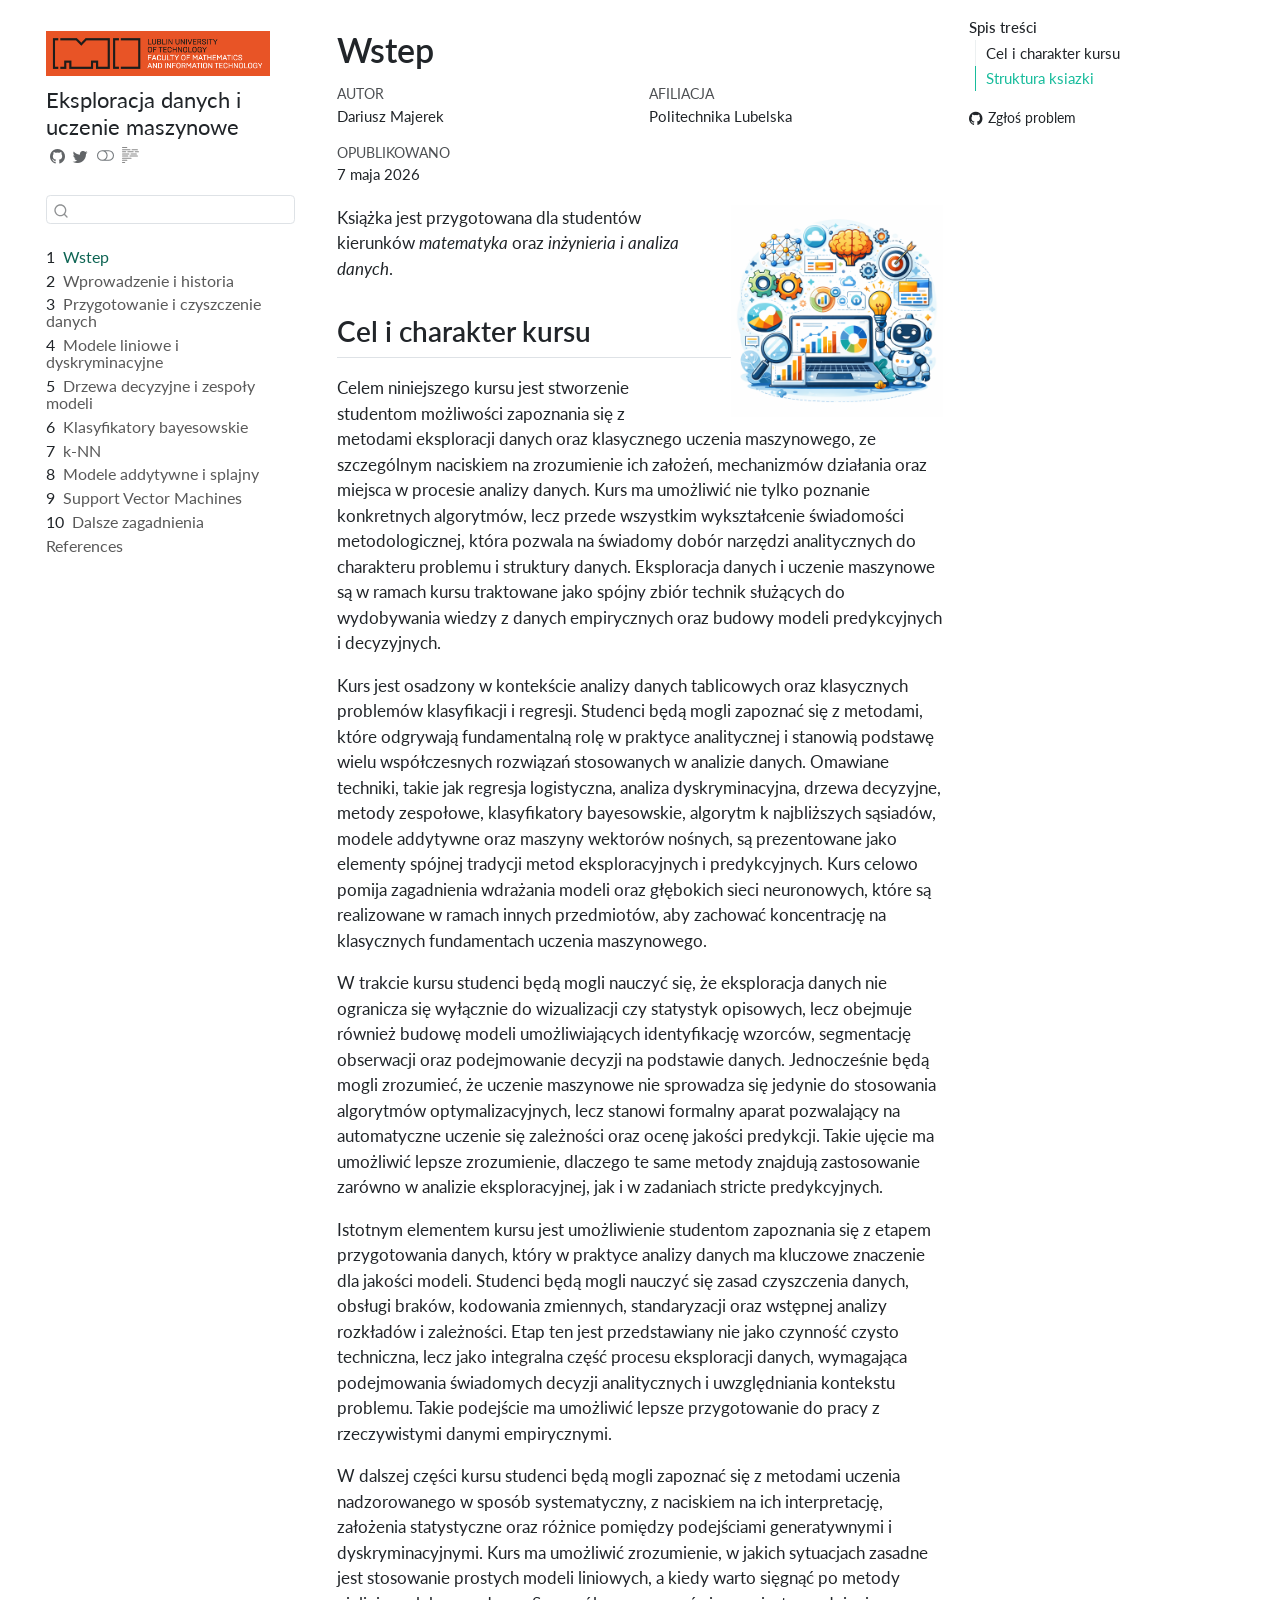
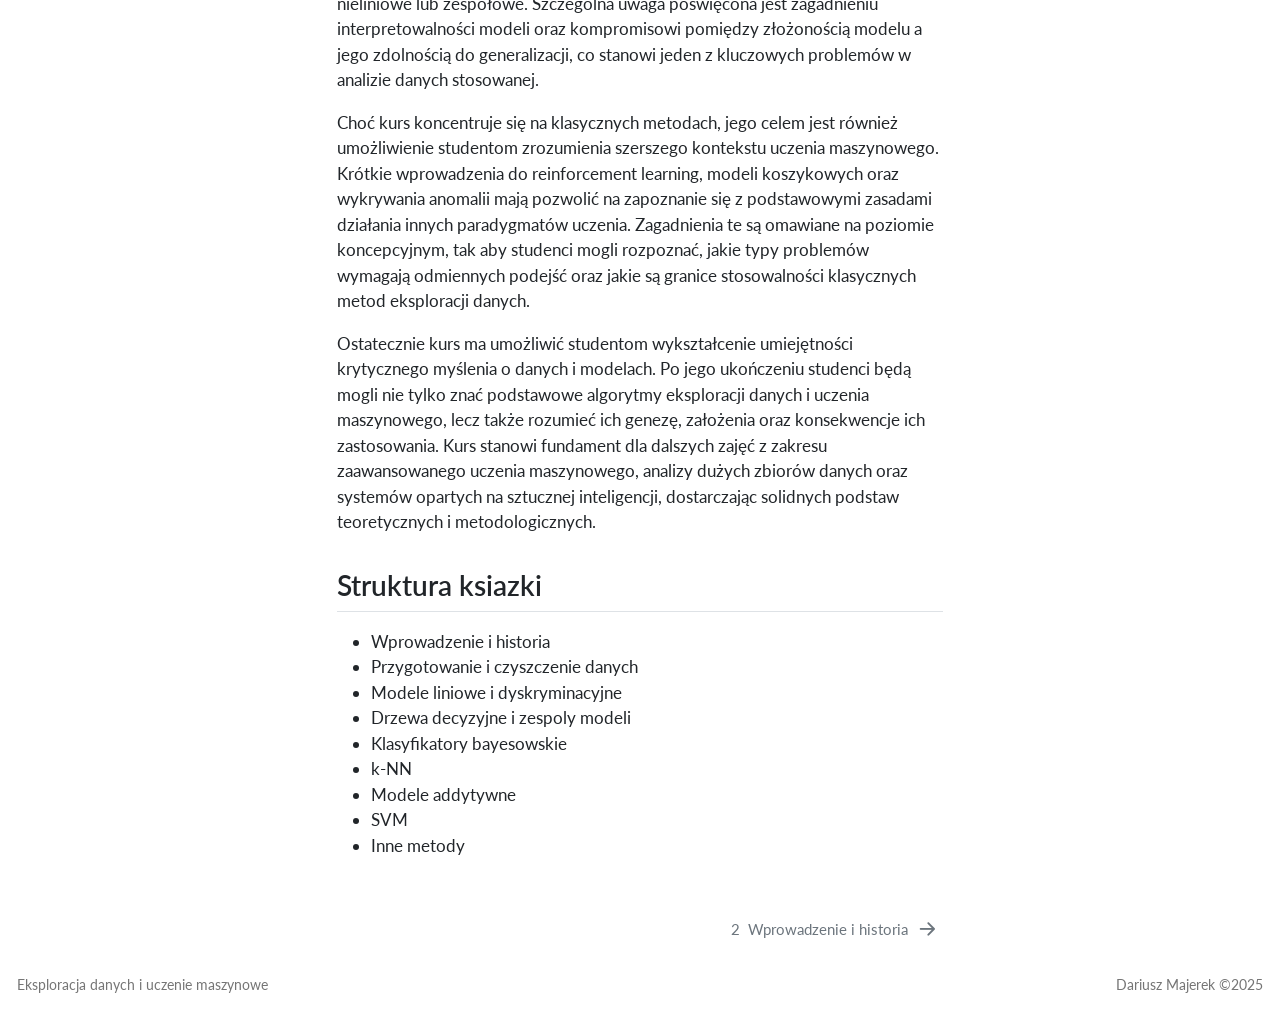
<file: docs/index.html>
<!DOCTYPE html>
<html xmlns="http://www.w3.org/1999/xhtml" lang="pl" xml:lang="pl"><head>

<meta charset="utf-8">
<meta name="generator" content="quarto-1.9.37">

<meta name="viewport" content="width=device-width, initial-scale=1.0, user-scalable=yes">

<meta name="author" content="Dariusz Majerek">

<title>Wstep</title>
<style>
/* Default styles provided by pandoc.
** See https://pandoc.org/MANUAL.html#variables-for-html for config info.
*/
code{white-space: pre-wrap;}
span.smallcaps{font-variant: small-caps;}
div.columns{display: flex; gap: min(4vw, 1.5em);}
div.column{flex: auto; overflow-x: auto;}
div.hanging-indent{margin-left: 1.5em; text-indent: -1.5em;}
ul.task-list{list-style: none;}
ul.task-list li input[type="checkbox"] {
  width: 0.8em;
  margin: 0 0.8em 0.2em -1em; /* quarto-specific, see https://github.com/quarto-dev/quarto-cli/issues/4556 */ 
  vertical-align: middle;
}
</style>


<script src="site_libs/quarto-nav/quarto-nav.js"></script>
<script src="site_libs/quarto-nav/headroom.min.js"></script>
<script src="site_libs/clipboard/clipboard.min.js"></script>
<script src="site_libs/quarto-search/autocomplete.umd.js"></script>
<script src="site_libs/quarto-search/fuse.min.js"></script>
<script src="site_libs/quarto-search/quarto-search.js"></script>
<meta name="quarto:offset" content="./">
<link href="./chapters/01-wprowadzenie.html" rel="next">
<link href="./images/cover.png" rel="icon" type="image/png">
<script src="site_libs/quarto-html/quarto.js" type="module"></script>
<script src="site_libs/quarto-html/tabsets/tabsets.js" type="module"></script>
<script src="site_libs/quarto-html/popper.min.js"></script>
<script src="site_libs/quarto-html/tippy.umd.min.js"></script>
<script src="site_libs/quarto-html/anchor.min.js"></script>
<link href="site_libs/quarto-html/tippy.css" rel="stylesheet">
<link href="site_libs/quarto-html/quarto-syntax-highlighting-7f8f88aac4f3542376d5c11b86a4c14d.css" rel="stylesheet" class="quarto-color-scheme" id="quarto-text-highlighting-styles">
<link href="site_libs/quarto-html/quarto-syntax-highlighting-dark-d0ae9245876894da5ac7e18953ecc5cc.css" rel="stylesheet" class="quarto-color-scheme quarto-color-alternate" id="quarto-text-highlighting-styles">
<link href="site_libs/quarto-html/quarto-syntax-highlighting-7f8f88aac4f3542376d5c11b86a4c14d.css" rel="stylesheet" class="quarto-color-scheme-extra" id="quarto-text-highlighting-styles">
<script src="site_libs/bootstrap/bootstrap.min.js"></script>
<link href="site_libs/bootstrap/bootstrap-icons.css" rel="stylesheet">
<link href="site_libs/bootstrap/bootstrap-86779a32853f5e778d9d5dc660ec6189.min.css" rel="stylesheet" append-hash="true" class="quarto-color-scheme" id="quarto-bootstrap" data-mode="light">
<link href="site_libs/bootstrap/bootstrap-dark-312cec54e7a238c86a02554e82c47513.min.css" rel="stylesheet" append-hash="true" class="quarto-color-scheme quarto-color-alternate" id="quarto-bootstrap" data-mode="dark">
<link href="site_libs/bootstrap/bootstrap-86779a32853f5e778d9d5dc660ec6189.min.css" rel="stylesheet" append-hash="true" class="quarto-color-scheme-extra" id="quarto-bootstrap" data-mode="light">
<script id="quarto-search-options" type="application/json">{
  "location": "sidebar",
  "copy-button": false,
  "collapse-after": 3,
  "panel-placement": "start",
  "type": "textbox",
  "limit": 50,
  "keyboard-shortcut": [
    "f",
    "/",
    "s"
  ],
  "show-item-context": false,
  "language": {
    "search-no-results-text": "Brak wyników",
    "search-matching-documents-text": "dopasowane dokumenty",
    "search-copy-link-title": "Kopiuj link do wyszukiwania",
    "search-hide-matches-text": "Ukryj dodatkowe dopasowania",
    "search-more-match-text": "więcej dopasowań w tym dokumencie",
    "search-more-matches-text": "więcej dopasowań w tym dokumencie",
    "search-clear-button-title": "Wyczyść",
    "search-text-placeholder": "",
    "search-detached-cancel-button-title": "Anuluj",
    "search-submit-button-title": "Zatwierdź",
    "search-label": "Szukaj"
  }
}</script>


</head>

<body class="nav-sidebar floating quarto-light"><script id="quarto-html-before-body" type="application/javascript">
    const toggleBodyColorMode = (bsSheetEl) => {
      const mode = bsSheetEl.getAttribute("data-mode");
      const bodyEl = window.document.querySelector("body");
      if (mode === "dark") {
        bodyEl.classList.add("quarto-dark");
        bodyEl.classList.remove("quarto-light");
      } else {
        bodyEl.classList.add("quarto-light");
        bodyEl.classList.remove("quarto-dark");
      }
    }
    const toggleBodyColorPrimary = () => {
      const bsSheetEl = window.document.querySelector("link#quarto-bootstrap:not([rel=disabled-stylesheet])");
      if (bsSheetEl) {
        toggleBodyColorMode(bsSheetEl);
      }
    }
    const setColorSchemeToggle = (alternate) => {
      const toggles = window.document.querySelectorAll('.quarto-color-scheme-toggle');
      for (let i=0; i < toggles.length; i++) {
        const toggle = toggles[i];
        if (toggle) {
          if (alternate) {
            toggle.classList.add("alternate");
          } else {
            toggle.classList.remove("alternate");
          }
        }
      }
    };
    const toggleColorMode = (alternate) => {
      // Switch the stylesheets
      const primaryStylesheets = window.document.querySelectorAll('link.quarto-color-scheme:not(.quarto-color-alternate)');
      const alternateStylesheets = window.document.querySelectorAll('link.quarto-color-scheme.quarto-color-alternate');
      manageTransitions('#quarto-margin-sidebar .nav-link', false);
      if (alternate) {
        // note: dark is layered on light, we don't disable primary!
        enableStylesheet(alternateStylesheets);
        for (const sheetNode of alternateStylesheets) {
          if (sheetNode.id === "quarto-bootstrap") {
            toggleBodyColorMode(sheetNode);
          }
        }
      } else {
        disableStylesheet(alternateStylesheets);
        enableStylesheet(primaryStylesheets)
        toggleBodyColorPrimary();
      }
      manageTransitions('#quarto-margin-sidebar .nav-link', true);
      // Switch the toggles
      setColorSchemeToggle(alternate)
      // Hack to workaround the fact that safari doesn't
      // properly recolor the scrollbar when toggling (#1455)
      if (navigator.userAgent.indexOf('Safari') > 0 && navigator.userAgent.indexOf('Chrome') == -1) {
        manageTransitions("body", false);
        window.scrollTo(0, 1);
        setTimeout(() => {
          window.scrollTo(0, 0);
          manageTransitions("body", true);
        }, 40);
      }
    }
    const disableStylesheet = (stylesheets) => {
      for (let i=0; i < stylesheets.length; i++) {
        const stylesheet = stylesheets[i];
        stylesheet.rel = 'disabled-stylesheet';
      }
    }
    const enableStylesheet = (stylesheets) => {
      for (let i=0; i < stylesheets.length; i++) {
        const stylesheet = stylesheets[i];
        if(stylesheet.rel !== 'stylesheet') { // for Chrome, which will still FOUC without this check
          stylesheet.rel = 'stylesheet';
        }
      }
    }
    const manageTransitions = (selector, allowTransitions) => {
      const els = window.document.querySelectorAll(selector);
      for (let i=0; i < els.length; i++) {
        const el = els[i];
        if (allowTransitions) {
          el.classList.remove('notransition');
        } else {
          el.classList.add('notransition');
        }
      }
    }
    const isFileUrl = () => {
      return window.location.protocol === 'file:';
    }
    const hasAlternateSentinel = () => {
      let styleSentinel = getColorSchemeSentinel();
      if (styleSentinel !== null) {
        return styleSentinel === "alternate";
      } else {
        return false;
      }
    }
    const setStyleSentinel = (alternate) => {
      const value = alternate ? "alternate" : "default";
      if (!isFileUrl()) {
        window.localStorage.setItem("quarto-color-scheme", value);
      } else {
        localAlternateSentinel = value;
      }
    }
    const getColorSchemeSentinel = () => {
      if (!isFileUrl()) {
        const storageValue = window.localStorage.getItem("quarto-color-scheme");
        return storageValue != null ? storageValue : localAlternateSentinel;
      } else {
        return localAlternateSentinel;
      }
    }
    const toggleGiscusIfUsed = (isAlternate, darkModeDefault) => {
      const baseTheme = document.querySelector('#giscus-base-theme')?.value ?? 'light';
      const alternateTheme = document.querySelector('#giscus-alt-theme')?.value ?? 'dark';
      let newTheme = '';
      if(authorPrefersDark) {
        newTheme = isAlternate ? baseTheme : alternateTheme;
      } else {
        newTheme = isAlternate ? alternateTheme : baseTheme;
      }
      const changeGiscusTheme = () => {
        // From: https://github.com/giscus/giscus/issues/336
        const sendMessage = (message) => {
          const iframe = document.querySelector('iframe.giscus-frame');
          if (!iframe) return;
          iframe.contentWindow.postMessage({ giscus: message }, 'https://giscus.app');
        }
        sendMessage({
          setConfig: {
            theme: newTheme
          }
        });
      }
      const isGiscussLoaded = window.document.querySelector('iframe.giscus-frame') !== null;
      if (isGiscussLoaded) {
        changeGiscusTheme();
      }
    };
    const authorPrefersDark = false;
    const darkModeDefault = authorPrefersDark;
      document.querySelector('link#quarto-text-highlighting-styles.quarto-color-scheme-extra').rel = 'disabled-stylesheet';
      document.querySelector('link#quarto-bootstrap.quarto-color-scheme-extra').rel = 'disabled-stylesheet';
    let localAlternateSentinel = darkModeDefault ? 'alternate' : 'default';
    // Dark / light mode switch
    window.quartoToggleColorScheme = () => {
      // Read the current dark / light value
      let toAlternate = !hasAlternateSentinel();
      toggleColorMode(toAlternate);
      setStyleSentinel(toAlternate);
      toggleGiscusIfUsed(toAlternate, darkModeDefault);
      window.dispatchEvent(new Event('resize'));
    };
    // Switch to dark mode if need be
    if (hasAlternateSentinel()) {
      toggleColorMode(true);
    } else {
      toggleColorMode(false);
    }
  </script>

<div id="quarto-search-results"></div>
  <header id="quarto-header" class="headroom fixed-top">
  <nav class="quarto-secondary-nav">
    <div class="container-fluid d-flex">
      <button type="button" class="quarto-btn-toggle btn" data-bs-toggle="collapse" role="button" data-bs-target=".quarto-sidebar-collapse-item" aria-controls="quarto-sidebar" aria-expanded="false" aria-label="Przełącz pasek boczny" onclick="if (window.quartoToggleHeadroom) { window.quartoToggleHeadroom(); }">
        <i class="bi bi-layout-text-sidebar-reverse"></i>
      </button>
        <nav class="quarto-page-breadcrumbs" aria-label="breadcrumb"><ol class="breadcrumb"><li class="breadcrumb-item"><a href="./index.html"><span class="chapter-number">1</span>&nbsp; <span class="chapter-title">Wstep</span></a></li></ol></nav>
        <a class="flex-grow-1" role="navigation" data-bs-toggle="collapse" data-bs-target=".quarto-sidebar-collapse-item" aria-controls="quarto-sidebar" aria-expanded="false" aria-label="Przełącz pasek boczny" onclick="if (window.quartoToggleHeadroom) { window.quartoToggleHeadroom(); }">      
        </a>
      <button type="button" class="btn quarto-search-button" aria-label="Szukaj" onclick="window.quartoOpenSearch();">
        <i class="bi bi-search"></i>
      </button>
    </div>
  </nav>
</header>
<!-- content -->
<div id="quarto-content" class="quarto-container page-columns page-rows-contents page-layout-article">
<!-- sidebar -->
  <nav id="quarto-sidebar" class="sidebar collapse collapse-horizontal quarto-sidebar-collapse-item sidebar-navigation floating overflow-auto">
    <div class="pt-lg-2 mt-2 text-left sidebar-header sidebar-header-stacked">
      <a href="./index.html" class="sidebar-logo-link">
      <img src="./images/logo.jpg" alt="" class="sidebar-logo light-content py-0 d-lg-inline d-none">
      <img src="./images/logo.jpg" alt="" class="sidebar-logo dark-content py-0 d-lg-inline d-none">
      </a>
    <div class="sidebar-title mb-0 py-0">
      <a href="./">Eksploracja danych i uczenie maszynowe</a> 
        <div class="sidebar-tools-main tools-wide">
    <a href="https://github.com/DariuszMajerek/ML_and_DM" title="Source Code" class="quarto-navigation-tool px-1" aria-label="Source Code"><i class="bi bi-github"></i></a>
    <a href="https://twitter.com/intent/tweet?url=|url|" title="Twitter" class="quarto-navigation-tool px-1" aria-label="Twitter"><i class="bi bi-twitter"></i></a>
  <a href="" class="quarto-color-scheme-toggle quarto-navigation-tool  px-1" onclick="window.quartoToggleColorScheme(); return false;" title="Przełącz tryb ciemny"><i class="bi"></i></a>
  <a href="" class="quarto-reader-toggle quarto-navigation-tool px-1" onclick="window.quartoToggleReader(); return false;" title="Przełącz tryb czytnika">
  <div class="quarto-reader-toggle-btn">
  <i class="bi"></i>
  </div>
</a>
</div>
    </div>
      </div>
        <div class="mt-2 flex-shrink-0 align-items-center">
        <div class="sidebar-search">
        <div id="quarto-search" class="" title="Szukaj"></div>
        </div>
        </div>
    <div class="sidebar-menu-container"> 
    <ul class="list-unstyled mt-1">
        <li class="sidebar-item">
  <div class="sidebar-item-container"> 
  <a href="./index.html" class="sidebar-item-text sidebar-link active">
 <span class="menu-text"><span class="chapter-number">1</span>&nbsp; <span class="chapter-title">Wstep</span></span></a>
  </div>
</li>
        <li class="sidebar-item">
  <div class="sidebar-item-container"> 
  <a href="./chapters/01-wprowadzenie.html" class="sidebar-item-text sidebar-link">
 <span class="menu-text"><span class="chapter-number">2</span>&nbsp; <span class="chapter-title">Wprowadzenie i historia</span></span></a>
  </div>
</li>
        <li class="sidebar-item">
  <div class="sidebar-item-container"> 
  <a href="./chapters/02-przygotowanie-danych.html" class="sidebar-item-text sidebar-link">
 <span class="menu-text"><span class="chapter-number">3</span>&nbsp; <span class="chapter-title">Przygotowanie i czyszczenie danych</span></span></a>
  </div>
</li>
        <li class="sidebar-item">
  <div class="sidebar-item-container"> 
  <a href="./chapters/03-klasyfikacja-liniowa.html" class="sidebar-item-text sidebar-link">
 <span class="menu-text"><span class="chapter-number">4</span>&nbsp; <span class="chapter-title">Modele liniowe i dyskryminacyjne</span></span></a>
  </div>
</li>
        <li class="sidebar-item">
  <div class="sidebar-item-container"> 
  <a href="./chapters/04-drzewa-zespoly.html" class="sidebar-item-text sidebar-link">
 <span class="menu-text"><span class="chapter-number">5</span>&nbsp; <span class="chapter-title">Drzewa decyzyjne i zespoły modeli</span></span></a>
  </div>
</li>
        <li class="sidebar-item">
  <div class="sidebar-item-container"> 
  <a href="./chapters/05-bayes.html" class="sidebar-item-text sidebar-link">
 <span class="menu-text"><span class="chapter-number">6</span>&nbsp; <span class="chapter-title">Klasyfikatory bayesowskie</span></span></a>
  </div>
</li>
        <li class="sidebar-item">
  <div class="sidebar-item-container"> 
  <a href="./chapters/06-knn.html" class="sidebar-item-text sidebar-link">
 <span class="menu-text"><span class="chapter-number">7</span>&nbsp; <span class="chapter-title">k-NN</span></span></a>
  </div>
</li>
        <li class="sidebar-item">
  <div class="sidebar-item-container"> 
  <a href="./chapters/07-splajny-gam.html" class="sidebar-item-text sidebar-link">
 <span class="menu-text"><span class="chapter-number">8</span>&nbsp; <span class="chapter-title">Modele addytywne i splajny</span></span></a>
  </div>
</li>
        <li class="sidebar-item">
  <div class="sidebar-item-container"> 
  <a href="./chapters/08-svm.html" class="sidebar-item-text sidebar-link">
 <span class="menu-text"><span class="chapter-number">9</span>&nbsp; <span class="chapter-title">Support Vector Machines</span></span></a>
  </div>
</li>
        <li class="sidebar-item">
  <div class="sidebar-item-container"> 
  <a href="./chapters/09-dalsze-zagadnienia.html" class="sidebar-item-text sidebar-link">
 <span class="menu-text"><span class="chapter-number">10</span>&nbsp; <span class="chapter-title">Dalsze zagadnienia</span></span></a>
  </div>
</li>
        <li class="sidebar-item">
  <div class="sidebar-item-container"> 
  <a href="./chapters/reference.html" class="sidebar-item-text sidebar-link">
 <span class="menu-text">References</span></a>
  </div>
</li>
    </ul>
    </div>
</nav>
<div id="quarto-sidebar-glass" class="quarto-sidebar-collapse-item" data-bs-toggle="collapse" data-bs-target=".quarto-sidebar-collapse-item"></div>
<!-- margin-sidebar -->
    <div id="quarto-margin-sidebar" class="sidebar margin-sidebar">
        <nav id="TOC" role="doc-toc" class="toc-active">
    <h2 id="toc-title">Spis treści</h2>
   
  <ul>
  <li><a href="#cel-i-charakter-kursu" id="toc-cel-i-charakter-kursu" class="nav-link active" data-scroll-target="#cel-i-charakter-kursu">Cel i charakter kursu</a></li>
  <li><a href="#struktura-ksiazki" id="toc-struktura-ksiazki" class="nav-link" data-scroll-target="#struktura-ksiazki">Struktura ksiazki</a></li>
  </ul>
<div class="toc-actions"><ul><li><a href="https://github.com/DariuszMajerek/ML_and_DM/issues/new" class="toc-action"><i class="bi bi-github"></i>Zgłoś problem</a></li></ul></div></nav>
    </div>
<!-- main -->
<main class="content" id="quarto-document-content">


<header id="title-block-header" class="quarto-title-block default">
<div class="quarto-title">
<h1 class="title">Wstep</h1>
</div>


<div class="quarto-title-meta-author">
  <div class="quarto-title-meta-heading">Autor</div>
  <div class="quarto-title-meta-heading">Afiliacja</div>
  
    <div class="quarto-title-meta-contents">
    <p class="author">Dariusz Majerek </p>
  </div>
  <div class="quarto-title-meta-contents">
        <p class="affiliation">
            Politechnika Lubelska
          </p>
      </div>
  </div>

<div class="quarto-title-meta">

      
    <div>
    <div class="quarto-title-meta-heading">Opublikowano</div>
    <div class="quarto-title-meta-contents">
      <p class="date">7 maja 2026</p>
    </div>
  </div>
  
    
  </div>
  


</header>


<p><img src="images/cover.png" title="Eksploracja danych i uczenie maszynowe" class="quarto-cover-image nolightbox img-fluid"></p>
<p>Książka jest przygotowana dla studentów kierunków <em>matematyka</em> oraz <em>inżynieria i analiza danych</em>.</p>
<section id="cel-i-charakter-kursu" class="level2">
<h2 class="anchored" data-anchor-id="cel-i-charakter-kursu">Cel i charakter kursu</h2>
<p>Celem niniejszego kursu jest stworzenie studentom możliwości zapoznania się z metodami eksploracji danych oraz klasycznego uczenia maszynowego, ze szczególnym naciskiem na zrozumienie ich założeń, mechanizmów działania oraz miejsca w procesie analizy danych. Kurs ma umożliwić nie tylko poznanie konkretnych algorytmów, lecz przede wszystkim wykształcenie świadomości metodologicznej, która pozwala na świadomy dobór narzędzi analitycznych do charakteru problemu i struktury danych. Eksploracja danych i uczenie maszynowe są w ramach kursu traktowane jako spójny zbiór technik służących do wydobywania wiedzy z danych empirycznych oraz budowy modeli predykcyjnych i decyzyjnych.</p>
<p>Kurs jest osadzony w kontekście analizy danych tablicowych oraz klasycznych problemów klasyfikacji i regresji. Studenci będą mogli zapoznać się z metodami, które odgrywają fundamentalną rolę w praktyce analitycznej i stanowią podstawę wielu współczesnych rozwiązań stosowanych w analizie danych. Omawiane techniki, takie jak regresja logistyczna, analiza dyskryminacyjna, drzewa decyzyjne, metody zespołowe, klasyfikatory bayesowskie, algorytm k najbliższych sąsiadów, modele addytywne oraz maszyny wektorów nośnych, są prezentowane jako elementy spójnej tradycji metod eksploracyjnych i predykcyjnych. Kurs celowo pomija zagadnienia wdrażania modeli oraz głębokich sieci neuronowych, które są realizowane w ramach innych przedmiotów, aby zachować koncentrację na klasycznych fundamentach uczenia maszynowego.</p>
<p>W trakcie kursu studenci będą mogli nauczyć się, że eksploracja danych nie ogranicza się wyłącznie do wizualizacji czy statystyk opisowych, lecz obejmuje również budowę modeli umożliwiających identyfikację wzorców, segmentację obserwacji oraz podejmowanie decyzji na podstawie danych. Jednocześnie będą mogli zrozumieć, że uczenie maszynowe nie sprowadza się jedynie do stosowania algorytmów optymalizacyjnych, lecz stanowi formalny aparat pozwalający na automatyczne uczenie się zależności oraz ocenę jakości predykcji. Takie ujęcie ma umożliwić lepsze zrozumienie, dlaczego te same metody znajdują zastosowanie zarówno w analizie eksploracyjnej, jak i w zadaniach stricte predykcyjnych.</p>
<p>Istotnym elementem kursu jest umożliwienie studentom zapoznania się z etapem przygotowania danych, który w praktyce analizy danych ma kluczowe znaczenie dla jakości modeli. Studenci będą mogli nauczyć się zasad czyszczenia danych, obsługi braków, kodowania zmiennych, standaryzacji oraz wstępnej analizy rozkładów i zależności. Etap ten jest przedstawiany nie jako czynność czysto techniczna, lecz jako integralna część procesu eksploracji danych, wymagająca podejmowania świadomych decyzji analitycznych i uwzględniania kontekstu problemu. Takie podejście ma umożliwić lepsze przygotowanie do pracy z rzeczywistymi danymi empirycznymi.</p>
<p>W dalszej części kursu studenci będą mogli zapoznać się z metodami uczenia nadzorowanego w sposób systematyczny, z naciskiem na ich interpretację, założenia statystyczne oraz różnice pomiędzy podejściami generatywnymi i dyskryminacyjnymi. Kurs ma umożliwić zrozumienie, w jakich sytuacjach zasadne jest stosowanie prostych modeli liniowych, a kiedy warto sięgnąć po metody nieliniowe lub zespołowe. Szczególna uwaga poświęcona jest zagadnieniu interpretowalności modeli oraz kompromisowi pomiędzy złożonością modelu a jego zdolnością do generalizacji, co stanowi jeden z kluczowych problemów w analizie danych stosowanej.</p>
<p>Choć kurs koncentruje się na klasycznych metodach, jego celem jest również umożliwienie studentom zrozumienia szerszego kontekstu uczenia maszynowego. Krótkie wprowadzenia do reinforcement learning, modeli koszykowych oraz wykrywania anomalii mają pozwolić na zapoznanie się z podstawowymi zasadami działania innych paradygmatów uczenia. Zagadnienia te są omawiane na poziomie koncepcyjnym, tak aby studenci mogli rozpoznać, jakie typy problemów wymagają odmiennych podejść oraz jakie są granice stosowalności klasycznych metod eksploracji danych.</p>
<p>Ostatecznie kurs ma umożliwić studentom wykształcenie umiejętności krytycznego myślenia o danych i modelach. Po jego ukończeniu studenci będą mogli nie tylko znać podstawowe algorytmy eksploracji danych i uczenia maszynowego, lecz także rozumieć ich genezę, założenia oraz konsekwencje ich zastosowania. Kurs stanowi fundament dla dalszych zajęć z zakresu zaawansowanego uczenia maszynowego, analizy dużych zbiorów danych oraz systemów opartych na sztucznej inteligencji, dostarczając solidnych podstaw teoretycznych i metodologicznych.</p>
</section>
<section id="struktura-ksiazki" class="level2">
<h2 class="anchored" data-anchor-id="struktura-ksiazki">Struktura ksiazki</h2>
<ul>
<li>Wprowadzenie i historia</li>
<li>Przygotowanie i czyszczenie danych</li>
<li>Modele liniowe i dyskryminacyjne</li>
<li>Drzewa decyzyjne i zespoly modeli</li>
<li>Klasyfikatory bayesowskie</li>
<li>k-NN</li>
<li>Modele addytywne</li>
<li>SVM</li>
<li>Inne metody</li>
</ul>


</section>

</main> <!-- /main -->
<script id="quarto-html-after-body" type="application/javascript">
  window.document.addEventListener("DOMContentLoaded", function (event) {
    // Ensure there is a toggle, if there isn't float one in the top right
    if (window.document.querySelector('.quarto-color-scheme-toggle') === null) {
      const a = window.document.createElement('a');
      a.classList.add('top-right');
      a.classList.add('quarto-color-scheme-toggle');
      a.href = "";
      a.onclick = function() { try { window.quartoToggleColorScheme(); } catch {} return false; };
      const i = window.document.createElement("i");
      i.classList.add('bi');
      a.appendChild(i);
      window.document.body.appendChild(a);
    }
    setColorSchemeToggle(hasAlternateSentinel())
    const icon = "";
    const anchorJS = new window.AnchorJS();
    anchorJS.options = {
      placement: 'right',
      icon: icon
    };
    anchorJS.add('.anchored');
    const isCodeAnnotation = (el) => {
      for (const clz of el.classList) {
        if (clz.startsWith('code-annotation-')) {                     
          return true;
        }
      }
      return false;
    }
    const onCopySuccess = function(e) {
      // button target
      const button = e.trigger;
      // don't keep focus
      button.blur();
      // flash "checked"
      button.classList.add('code-copy-button-checked');
      var currentTitle = button.getAttribute("title");
      button.setAttribute("title", "Skopiowano!");
      let tooltip;
      if (window.bootstrap) {
        button.setAttribute("data-bs-toggle", "tooltip");
        button.setAttribute("data-bs-placement", "left");
        button.setAttribute("data-bs-title", "Skopiowano!");
        tooltip = new bootstrap.Tooltip(button, 
          { trigger: "manual", 
            customClass: "code-copy-button-tooltip",
            offset: [0, -8]});
        tooltip.show();    
      }
      setTimeout(function() {
        if (tooltip) {
          tooltip.hide();
          button.removeAttribute("data-bs-title");
          button.removeAttribute("data-bs-toggle");
          button.removeAttribute("data-bs-placement");
        }
        button.setAttribute("title", currentTitle);
        button.classList.remove('code-copy-button-checked');
      }, 1000);
      // clear code selection
      e.clearSelection();
    }
    const getTextToCopy = function(trigger) {
      const outerScaffold = trigger.parentElement.cloneNode(true);
      const codeEl = outerScaffold.querySelector('code');
      for (const childEl of codeEl.children) {
        if (isCodeAnnotation(childEl)) {
          childEl.remove();
        }
      }
      return codeEl.innerText;
    }
    const clipboard = new window.ClipboardJS('.code-copy-button:not([data-in-quarto-modal])', {
      text: getTextToCopy
    });
    clipboard.on('success', onCopySuccess);
    if (window.document.getElementById('quarto-embedded-source-code-modal')) {
      const clipboardModal = new window.ClipboardJS('.code-copy-button[data-in-quarto-modal]', {
        text: getTextToCopy,
        container: window.document.getElementById('quarto-embedded-source-code-modal')
      });
      clipboardModal.on('success', onCopySuccess);
    }
      var localhostRegex = new RegExp(/^(?:http|https):\/\/localhost\:?[0-9]*\//);
      var mailtoRegex = new RegExp(/^mailto:/);
        var filterRegex = new RegExp('/' + window.location.host + '/');
      var isInternal = (href) => {
          return filterRegex.test(href) || localhostRegex.test(href) || mailtoRegex.test(href);
      }
      // Inspect non-navigation links and adorn them if external
     var links = window.document.querySelectorAll('a[href]:not(.nav-link):not(.navbar-brand):not(.toc-action):not(.sidebar-link):not(.sidebar-item-toggle):not(.pagination-link):not(.no-external):not([aria-hidden]):not(.dropdown-item):not(.quarto-navigation-tool):not(.about-link)');
      for (var i=0; i<links.length; i++) {
        const link = links[i];
        if (!isInternal(link.href)) {
          // undo the damage that might have been done by quarto-nav.js in the case of
          // links that we want to consider external
          if (link.dataset.originalHref !== undefined) {
            link.href = link.dataset.originalHref;
          }
        }
      }
    function tippyHover(el, contentFn, onTriggerFn, onUntriggerFn) {
      const config = {
        allowHTML: true,
        maxWidth: 500,
        delay: 100,
        arrow: false,
        appendTo: function(el) {
            return el.parentElement;
        },
        interactive: true,
        interactiveBorder: 10,
        theme: 'quarto',
        placement: 'bottom-start',
      };
      if (contentFn) {
        config.content = contentFn;
      }
      if (onTriggerFn) {
        config.onTrigger = onTriggerFn;
      }
      if (onUntriggerFn) {
        config.onUntrigger = onUntriggerFn;
      }
      window.tippy(el, config); 
    }
    const noterefs = window.document.querySelectorAll('a[role="doc-noteref"]');
    for (var i=0; i<noterefs.length; i++) {
      const ref = noterefs[i];
      tippyHover(ref, function() {
        // use id or data attribute instead here
        let href = ref.getAttribute('data-footnote-href') || ref.getAttribute('href');
        try { href = new URL(href).hash; } catch {}
        const id = href.replace(/^#\/?/, "");
        const note = window.document.getElementById(id);
        if (note) {
          return note.innerHTML;
        } else {
          return "";
        }
      });
    }
    const xrefs = window.document.querySelectorAll('a.quarto-xref');
    const processXRef = (id, note) => {
      // Strip column container classes
      const stripColumnClz = (el) => {
        el.classList.remove("page-full", "page-columns");
        if (el.children) {
          for (const child of el.children) {
            stripColumnClz(child);
          }
        }
      }
      stripColumnClz(note)
      if (id === null || id.startsWith('sec-')) {
        // Special case sections, only their first couple elements
        const container = document.createElement("div");
        if (note.children && note.children.length > 2) {
          container.appendChild(note.children[0].cloneNode(true));
          for (let i = 1; i < note.children.length; i++) {
            const child = note.children[i];
            if (child.tagName === "P" && child.innerText === "") {
              continue;
            } else {
              container.appendChild(child.cloneNode(true));
              break;
            }
          }
          if (window.Quarto?.typesetMath) {
            window.Quarto.typesetMath(container);
          }
          return container.innerHTML
        } else {
          if (window.Quarto?.typesetMath) {
            window.Quarto.typesetMath(note);
          }
          return note.innerHTML;
        }
      } else {
        // Remove any anchor links if they are present
        const anchorLink = note.querySelector('a.anchorjs-link');
        if (anchorLink) {
          anchorLink.remove();
        }
        if (window.Quarto?.typesetMath) {
          window.Quarto.typesetMath(note);
        }
        if (note.classList.contains("callout")) {
          return note.outerHTML;
        } else {
          return note.innerHTML;
        }
      }
    }
    for (var i=0; i<xrefs.length; i++) {
      const xref = xrefs[i];
      tippyHover(xref, undefined, function(instance) {
        instance.disable();
        let url = xref.getAttribute('href');
        let hash = undefined; 
        if (url.startsWith('#')) {
          hash = url;
        } else {
          try { hash = new URL(url).hash; } catch {}
        }
        if (hash) {
          const id = hash.replace(/^#\/?/, "");
          const note = window.document.getElementById(id);
          if (note !== null) {
            try {
              const html = processXRef(id, note.cloneNode(true));
              instance.setContent(html);
            } finally {
              instance.enable();
              instance.show();
            }
          } else {
            // See if we can fetch this
            fetch(url.split('#')[0])
            .then(res => res.text())
            .then(html => {
              const parser = new DOMParser();
              const htmlDoc = parser.parseFromString(html, "text/html");
              const note = htmlDoc.getElementById(id);
              if (note !== null) {
                const html = processXRef(id, note);
                instance.setContent(html);
              } 
            }).finally(() => {
              instance.enable();
              instance.show();
            });
          }
        } else {
          // See if we can fetch a full url (with no hash to target)
          // This is a special case and we should probably do some content thinning / targeting
          fetch(url)
          .then(res => res.text())
          .then(html => {
            const parser = new DOMParser();
            const htmlDoc = parser.parseFromString(html, "text/html");
            const note = htmlDoc.querySelector('main.content');
            if (note !== null) {
              // This should only happen for chapter cross references
              // (since there is no id in the URL)
              // remove the first header
              if (note.children.length > 0 && note.children[0].tagName === "HEADER") {
                note.children[0].remove();
              }
              const html = processXRef(null, note);
              instance.setContent(html);
            } 
          }).finally(() => {
            instance.enable();
            instance.show();
          });
        }
      }, function(instance) {
      });
    }
        let selectedAnnoteEl;
        const selectorForAnnotation = ( cell, annotation) => {
          let cellAttr = 'data-code-cell="' + cell + '"';
          let lineAttr = 'data-code-annotation="' +  annotation + '"';
          const selector = 'span[' + cellAttr + '][' + lineAttr + ']';
          return selector;
        }
        const selectCodeLines = (annoteEl) => {
          const doc = window.document;
          const targetCell = annoteEl.getAttribute("data-target-cell");
          const targetAnnotation = annoteEl.getAttribute("data-target-annotation");
          const annoteSpan = window.document.querySelector(selectorForAnnotation(targetCell, targetAnnotation));
          const lines = annoteSpan.getAttribute("data-code-lines").split(",");
          const lineIds = lines.map((line) => {
            return targetCell + "-" + line;
          })
          let top = null;
          let height = null;
          let parent = null;
          if (lineIds.length > 0) {
              //compute the position of the single el (top and bottom and make a div)
              const el = window.document.getElementById(lineIds[0]);
              top = el.offsetTop;
              height = el.offsetHeight;
              parent = el.parentElement.parentElement;
            if (lineIds.length > 1) {
              const lastEl = window.document.getElementById(lineIds[lineIds.length - 1]);
              const bottom = lastEl.offsetTop + lastEl.offsetHeight;
              height = bottom - top;
            }
            if (top !== null && height !== null && parent !== null) {
              // cook up a div (if necessary) and position it 
              let div = window.document.getElementById("code-annotation-line-highlight");
              if (div === null) {
                div = window.document.createElement("div");
                div.setAttribute("id", "code-annotation-line-highlight");
                div.style.position = 'absolute';
                parent.appendChild(div);
              }
              div.style.top = top - 2 + "px";
              div.style.height = height + 4 + "px";
              div.style.left = 0;
              let gutterDiv = window.document.getElementById("code-annotation-line-highlight-gutter");
              if (gutterDiv === null) {
                gutterDiv = window.document.createElement("div");
                gutterDiv.setAttribute("id", "code-annotation-line-highlight-gutter");
                gutterDiv.style.position = 'absolute';
                const codeCell = window.document.getElementById(targetCell);
                const gutter = codeCell.querySelector('.code-annotation-gutter');
                gutter.appendChild(gutterDiv);
              }
              gutterDiv.style.top = top - 2 + "px";
              gutterDiv.style.height = height + 4 + "px";
            }
            selectedAnnoteEl = annoteEl;
          }
        };
        const unselectCodeLines = () => {
          const elementsIds = ["code-annotation-line-highlight", "code-annotation-line-highlight-gutter"];
          elementsIds.forEach((elId) => {
            const div = window.document.getElementById(elId);
            if (div) {
              div.remove();
            }
          });
          selectedAnnoteEl = undefined;
        };
          // Handle positioning of the toggle
      window.addEventListener(
        "resize",
        throttle(() => {
          elRect = undefined;
          if (selectedAnnoteEl) {
            selectCodeLines(selectedAnnoteEl);
          }
        }, 10)
      );
      function throttle(fn, ms) {
      let throttle = false;
      let timer;
        return (...args) => {
          if(!throttle) { // first call gets through
              fn.apply(this, args);
              throttle = true;
          } else { // all the others get throttled
              if(timer) clearTimeout(timer); // cancel #2
              timer = setTimeout(() => {
                fn.apply(this, args);
                timer = throttle = false;
              }, ms);
          }
        };
      }
        // Attach click handler to the DT
        const annoteDls = window.document.querySelectorAll('dt[data-target-cell]');
        for (const annoteDlNode of annoteDls) {
          annoteDlNode.addEventListener('click', (event) => {
            const clickedEl = event.target;
            if (clickedEl !== selectedAnnoteEl) {
              unselectCodeLines();
              const activeEl = window.document.querySelector('dt[data-target-cell].code-annotation-active');
              if (activeEl) {
                activeEl.classList.remove('code-annotation-active');
              }
              selectCodeLines(clickedEl);
              clickedEl.classList.add('code-annotation-active');
            } else {
              // Unselect the line
              unselectCodeLines();
              clickedEl.classList.remove('code-annotation-active');
            }
          });
        }
    const findCites = (el) => {
      const parentEl = el.parentElement;
      if (parentEl) {
        const cites = parentEl.dataset.cites;
        if (cites) {
          return {
            el,
            cites: cites.split(' ')
          };
        } else {
          return findCites(el.parentElement)
        }
      } else {
        return undefined;
      }
    };
    var bibliorefs = window.document.querySelectorAll('a[role="doc-biblioref"]');
    for (var i=0; i<bibliorefs.length; i++) {
      const ref = bibliorefs[i];
      const citeInfo = findCites(ref);
      if (citeInfo) {
        tippyHover(citeInfo.el, function() {
          var popup = window.document.createElement('div');
          citeInfo.cites.forEach(function(cite) {
            var citeDiv = window.document.createElement('div');
            citeDiv.classList.add('hanging-indent');
            citeDiv.classList.add('csl-entry');
            var biblioDiv = window.document.getElementById('ref-' + cite);
            if (biblioDiv) {
              citeDiv.innerHTML = biblioDiv.innerHTML;
            }
            popup.appendChild(citeDiv);
          });
          return popup.innerHTML;
        });
      }
    }
  });
  </script>
<nav class="page-navigation">
  <div class="nav-page nav-page-previous">
  </div>
  <div class="nav-page nav-page-next">
      <a href="./chapters/01-wprowadzenie.html" class="pagination-link" aria-label="Wprowadzenie i historia">
        <span class="nav-page-text"><span class="chapter-number">2</span>&nbsp; <span class="chapter-title">Wprowadzenie i historia</span></span> <i class="bi bi-arrow-right-short"></i>
      </a>
  </div>
</nav>
</div> <!-- /content -->
<footer class="footer">
  <div class="nav-footer">
    <div class="nav-footer-left">
<p>Eksploracja danych i uczenie maszynowe</p>
</div>   
    <div class="nav-footer-center">
      &nbsp;
    <div class="toc-actions d-sm-block d-md-none"><ul><li><a href="https://github.com/DariuszMajerek/ML_and_DM/issues/new" class="toc-action"><i class="bi bi-github"></i>Zgłoś problem</a></li></ul></div></div>
    <div class="nav-footer-right">
<p>Dariusz Majerek ©2025</p>
</div>
  </div>
</footer>




</body></html>
</file>
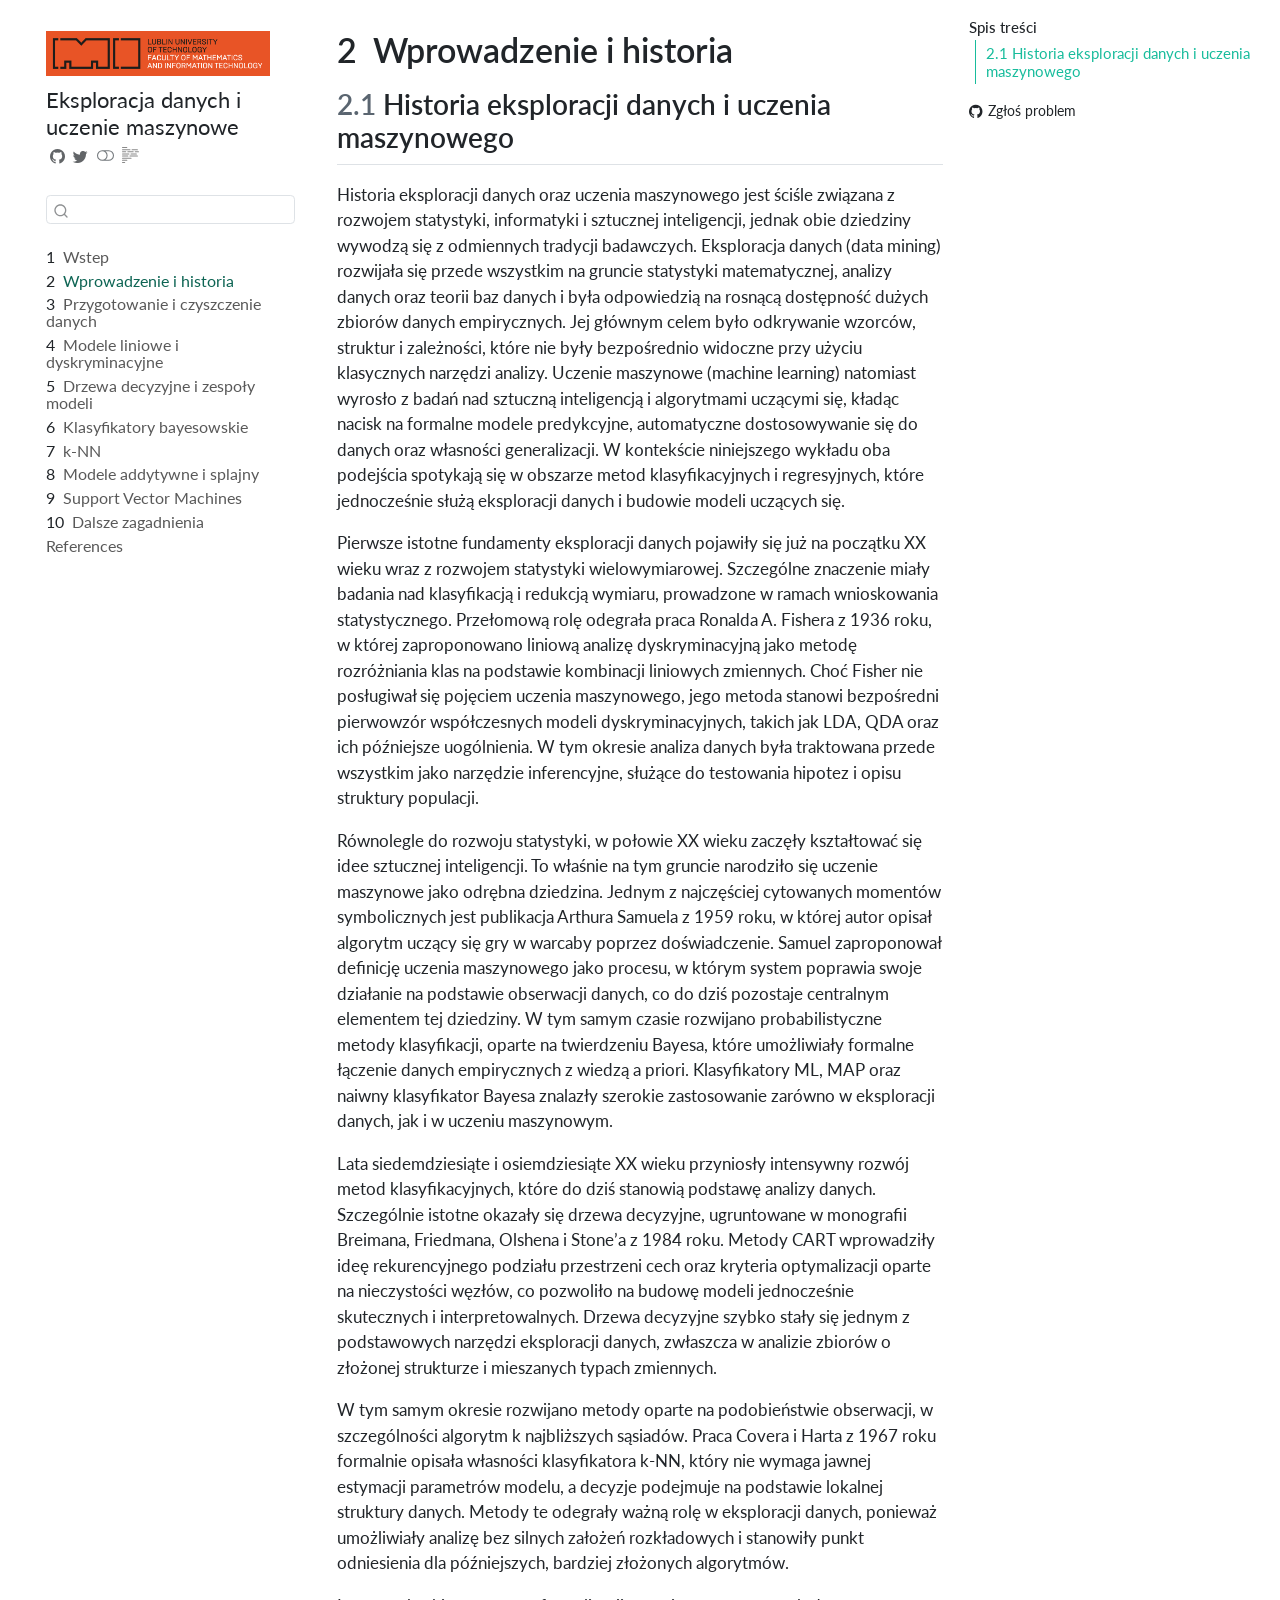
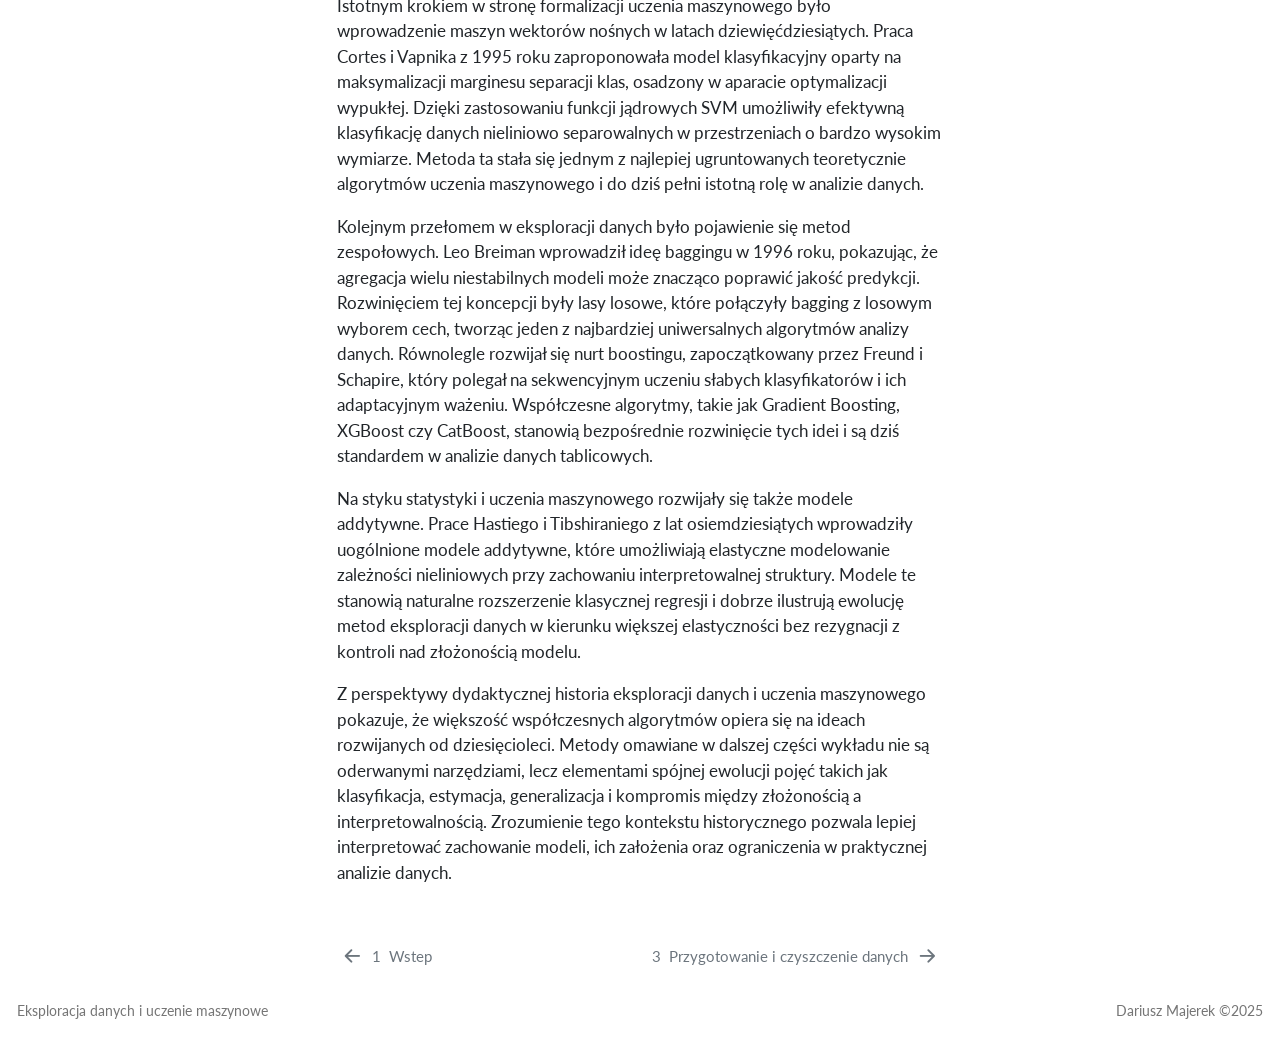
<file: docs/chapters/01-wprowadzenie.html>
<!DOCTYPE html>
<html xmlns="http://www.w3.org/1999/xhtml" lang="pl" xml:lang="pl"><head>

<meta charset="utf-8">
<meta name="generator" content="quarto-1.9.37">

<meta name="viewport" content="width=device-width, initial-scale=1.0, user-scalable=yes">


<title>2&nbsp; Wprowadzenie i historia – Eksploracja danych i uczenie maszynowe</title>
<style>
/* Default styles provided by pandoc.
** See https://pandoc.org/MANUAL.html#variables-for-html for config info.
*/
code{white-space: pre-wrap;}
span.smallcaps{font-variant: small-caps;}
div.columns{display: flex; gap: min(4vw, 1.5em);}
div.column{flex: auto; overflow-x: auto;}
div.hanging-indent{margin-left: 1.5em; text-indent: -1.5em;}
ul.task-list{list-style: none;}
ul.task-list li input[type="checkbox"] {
  width: 0.8em;
  margin: 0 0.8em 0.2em -1em; /* quarto-specific, see https://github.com/quarto-dev/quarto-cli/issues/4556 */ 
  vertical-align: middle;
}
</style>


<script src="../site_libs/quarto-nav/quarto-nav.js"></script>
<script src="../site_libs/quarto-nav/headroom.min.js"></script>
<script src="../site_libs/clipboard/clipboard.min.js"></script>
<script src="../site_libs/quarto-search/autocomplete.umd.js"></script>
<script src="../site_libs/quarto-search/fuse.min.js"></script>
<script src="../site_libs/quarto-search/quarto-search.js"></script>
<meta name="quarto:offset" content="../">
<link href="../chapters/02-przygotowanie-danych.html" rel="next">
<link href="../index.html" rel="prev">
<link href="../images/cover.png" rel="icon" type="image/png">
<script src="../site_libs/quarto-html/quarto.js" type="module"></script>
<script src="../site_libs/quarto-html/tabsets/tabsets.js" type="module"></script>
<script src="../site_libs/quarto-html/popper.min.js"></script>
<script src="../site_libs/quarto-html/tippy.umd.min.js"></script>
<script src="../site_libs/quarto-html/anchor.min.js"></script>
<link href="../site_libs/quarto-html/tippy.css" rel="stylesheet">
<link href="../site_libs/quarto-html/quarto-syntax-highlighting-7f8f88aac4f3542376d5c11b86a4c14d.css" rel="stylesheet" class="quarto-color-scheme" id="quarto-text-highlighting-styles">
<link href="../site_libs/quarto-html/quarto-syntax-highlighting-dark-d0ae9245876894da5ac7e18953ecc5cc.css" rel="stylesheet" class="quarto-color-scheme quarto-color-alternate" id="quarto-text-highlighting-styles">
<link href="../site_libs/quarto-html/quarto-syntax-highlighting-7f8f88aac4f3542376d5c11b86a4c14d.css" rel="stylesheet" class="quarto-color-scheme-extra" id="quarto-text-highlighting-styles">
<script src="../site_libs/bootstrap/bootstrap.min.js"></script>
<link href="../site_libs/bootstrap/bootstrap-icons.css" rel="stylesheet">
<link href="../site_libs/bootstrap/bootstrap-86779a32853f5e778d9d5dc660ec6189.min.css" rel="stylesheet" append-hash="true" class="quarto-color-scheme" id="quarto-bootstrap" data-mode="light">
<link href="../site_libs/bootstrap/bootstrap-dark-312cec54e7a238c86a02554e82c47513.min.css" rel="stylesheet" append-hash="true" class="quarto-color-scheme quarto-color-alternate" id="quarto-bootstrap" data-mode="dark">
<link href="../site_libs/bootstrap/bootstrap-86779a32853f5e778d9d5dc660ec6189.min.css" rel="stylesheet" append-hash="true" class="quarto-color-scheme-extra" id="quarto-bootstrap" data-mode="light">
<script id="quarto-search-options" type="application/json">{
  "location": "sidebar",
  "copy-button": false,
  "collapse-after": 3,
  "panel-placement": "start",
  "type": "textbox",
  "limit": 50,
  "keyboard-shortcut": [
    "f",
    "/",
    "s"
  ],
  "show-item-context": false,
  "language": {
    "search-no-results-text": "Brak wyników",
    "search-matching-documents-text": "dopasowane dokumenty",
    "search-copy-link-title": "Kopiuj link do wyszukiwania",
    "search-hide-matches-text": "Ukryj dodatkowe dopasowania",
    "search-more-match-text": "więcej dopasowań w tym dokumencie",
    "search-more-matches-text": "więcej dopasowań w tym dokumencie",
    "search-clear-button-title": "Wyczyść",
    "search-text-placeholder": "",
    "search-detached-cancel-button-title": "Anuluj",
    "search-submit-button-title": "Zatwierdź",
    "search-label": "Szukaj"
  }
}</script>


</head>

<body class="nav-sidebar floating quarto-light"><script id="quarto-html-before-body" type="application/javascript">
    const toggleBodyColorMode = (bsSheetEl) => {
      const mode = bsSheetEl.getAttribute("data-mode");
      const bodyEl = window.document.querySelector("body");
      if (mode === "dark") {
        bodyEl.classList.add("quarto-dark");
        bodyEl.classList.remove("quarto-light");
      } else {
        bodyEl.classList.add("quarto-light");
        bodyEl.classList.remove("quarto-dark");
      }
    }
    const toggleBodyColorPrimary = () => {
      const bsSheetEl = window.document.querySelector("link#quarto-bootstrap:not([rel=disabled-stylesheet])");
      if (bsSheetEl) {
        toggleBodyColorMode(bsSheetEl);
      }
    }
    const setColorSchemeToggle = (alternate) => {
      const toggles = window.document.querySelectorAll('.quarto-color-scheme-toggle');
      for (let i=0; i < toggles.length; i++) {
        const toggle = toggles[i];
        if (toggle) {
          if (alternate) {
            toggle.classList.add("alternate");
          } else {
            toggle.classList.remove("alternate");
          }
        }
      }
    };
    const toggleColorMode = (alternate) => {
      // Switch the stylesheets
      const primaryStylesheets = window.document.querySelectorAll('link.quarto-color-scheme:not(.quarto-color-alternate)');
      const alternateStylesheets = window.document.querySelectorAll('link.quarto-color-scheme.quarto-color-alternate');
      manageTransitions('#quarto-margin-sidebar .nav-link', false);
      if (alternate) {
        // note: dark is layered on light, we don't disable primary!
        enableStylesheet(alternateStylesheets);
        for (const sheetNode of alternateStylesheets) {
          if (sheetNode.id === "quarto-bootstrap") {
            toggleBodyColorMode(sheetNode);
          }
        }
      } else {
        disableStylesheet(alternateStylesheets);
        enableStylesheet(primaryStylesheets)
        toggleBodyColorPrimary();
      }
      manageTransitions('#quarto-margin-sidebar .nav-link', true);
      // Switch the toggles
      setColorSchemeToggle(alternate)
      // Hack to workaround the fact that safari doesn't
      // properly recolor the scrollbar when toggling (#1455)
      if (navigator.userAgent.indexOf('Safari') > 0 && navigator.userAgent.indexOf('Chrome') == -1) {
        manageTransitions("body", false);
        window.scrollTo(0, 1);
        setTimeout(() => {
          window.scrollTo(0, 0);
          manageTransitions("body", true);
        }, 40);
      }
    }
    const disableStylesheet = (stylesheets) => {
      for (let i=0; i < stylesheets.length; i++) {
        const stylesheet = stylesheets[i];
        stylesheet.rel = 'disabled-stylesheet';
      }
    }
    const enableStylesheet = (stylesheets) => {
      for (let i=0; i < stylesheets.length; i++) {
        const stylesheet = stylesheets[i];
        if(stylesheet.rel !== 'stylesheet') { // for Chrome, which will still FOUC without this check
          stylesheet.rel = 'stylesheet';
        }
      }
    }
    const manageTransitions = (selector, allowTransitions) => {
      const els = window.document.querySelectorAll(selector);
      for (let i=0; i < els.length; i++) {
        const el = els[i];
        if (allowTransitions) {
          el.classList.remove('notransition');
        } else {
          el.classList.add('notransition');
        }
      }
    }
    const isFileUrl = () => {
      return window.location.protocol === 'file:';
    }
    const hasAlternateSentinel = () => {
      let styleSentinel = getColorSchemeSentinel();
      if (styleSentinel !== null) {
        return styleSentinel === "alternate";
      } else {
        return false;
      }
    }
    const setStyleSentinel = (alternate) => {
      const value = alternate ? "alternate" : "default";
      if (!isFileUrl()) {
        window.localStorage.setItem("quarto-color-scheme", value);
      } else {
        localAlternateSentinel = value;
      }
    }
    const getColorSchemeSentinel = () => {
      if (!isFileUrl()) {
        const storageValue = window.localStorage.getItem("quarto-color-scheme");
        return storageValue != null ? storageValue : localAlternateSentinel;
      } else {
        return localAlternateSentinel;
      }
    }
    const toggleGiscusIfUsed = (isAlternate, darkModeDefault) => {
      const baseTheme = document.querySelector('#giscus-base-theme')?.value ?? 'light';
      const alternateTheme = document.querySelector('#giscus-alt-theme')?.value ?? 'dark';
      let newTheme = '';
      if(authorPrefersDark) {
        newTheme = isAlternate ? baseTheme : alternateTheme;
      } else {
        newTheme = isAlternate ? alternateTheme : baseTheme;
      }
      const changeGiscusTheme = () => {
        // From: https://github.com/giscus/giscus/issues/336
        const sendMessage = (message) => {
          const iframe = document.querySelector('iframe.giscus-frame');
          if (!iframe) return;
          iframe.contentWindow.postMessage({ giscus: message }, 'https://giscus.app');
        }
        sendMessage({
          setConfig: {
            theme: newTheme
          }
        });
      }
      const isGiscussLoaded = window.document.querySelector('iframe.giscus-frame') !== null;
      if (isGiscussLoaded) {
        changeGiscusTheme();
      }
    };
    const authorPrefersDark = false;
    const darkModeDefault = authorPrefersDark;
      document.querySelector('link#quarto-text-highlighting-styles.quarto-color-scheme-extra').rel = 'disabled-stylesheet';
      document.querySelector('link#quarto-bootstrap.quarto-color-scheme-extra').rel = 'disabled-stylesheet';
    let localAlternateSentinel = darkModeDefault ? 'alternate' : 'default';
    // Dark / light mode switch
    window.quartoToggleColorScheme = () => {
      // Read the current dark / light value
      let toAlternate = !hasAlternateSentinel();
      toggleColorMode(toAlternate);
      setStyleSentinel(toAlternate);
      toggleGiscusIfUsed(toAlternate, darkModeDefault);
      window.dispatchEvent(new Event('resize'));
    };
    // Switch to dark mode if need be
    if (hasAlternateSentinel()) {
      toggleColorMode(true);
    } else {
      toggleColorMode(false);
    }
  </script>

<div id="quarto-search-results"></div>
  <header id="quarto-header" class="headroom fixed-top">
  <nav class="quarto-secondary-nav">
    <div class="container-fluid d-flex">
      <button type="button" class="quarto-btn-toggle btn" data-bs-toggle="collapse" role="button" data-bs-target=".quarto-sidebar-collapse-item" aria-controls="quarto-sidebar" aria-expanded="false" aria-label="Przełącz pasek boczny" onclick="if (window.quartoToggleHeadroom) { window.quartoToggleHeadroom(); }">
        <i class="bi bi-layout-text-sidebar-reverse"></i>
      </button>
        <nav class="quarto-page-breadcrumbs" aria-label="breadcrumb"><ol class="breadcrumb"><li class="breadcrumb-item"><a href="../chapters/01-wprowadzenie.html"><span class="chapter-number">2</span>&nbsp; <span class="chapter-title">Wprowadzenie i historia</span></a></li></ol></nav>
        <a class="flex-grow-1" role="navigation" data-bs-toggle="collapse" data-bs-target=".quarto-sidebar-collapse-item" aria-controls="quarto-sidebar" aria-expanded="false" aria-label="Przełącz pasek boczny" onclick="if (window.quartoToggleHeadroom) { window.quartoToggleHeadroom(); }">      
        </a>
      <button type="button" class="btn quarto-search-button" aria-label="Szukaj" onclick="window.quartoOpenSearch();">
        <i class="bi bi-search"></i>
      </button>
    </div>
  </nav>
</header>
<!-- content -->
<div id="quarto-content" class="quarto-container page-columns page-rows-contents page-layout-article">
<!-- sidebar -->
  <nav id="quarto-sidebar" class="sidebar collapse collapse-horizontal quarto-sidebar-collapse-item sidebar-navigation floating overflow-auto">
    <div class="pt-lg-2 mt-2 text-left sidebar-header sidebar-header-stacked">
      <a href="../index.html" class="sidebar-logo-link">
      <img src="../images/logo.jpg" alt="" class="sidebar-logo light-content py-0 d-lg-inline d-none">
      <img src="../images/logo.jpg" alt="" class="sidebar-logo dark-content py-0 d-lg-inline d-none">
      </a>
    <div class="sidebar-title mb-0 py-0">
      <a href="../">Eksploracja danych i uczenie maszynowe</a> 
        <div class="sidebar-tools-main tools-wide">
    <a href="https://github.com/DariuszMajerek/ML_and_DM" title="Source Code" class="quarto-navigation-tool px-1" aria-label="Source Code"><i class="bi bi-github"></i></a>
    <a href="https://twitter.com/intent/tweet?url=|url|" title="Twitter" class="quarto-navigation-tool px-1" aria-label="Twitter"><i class="bi bi-twitter"></i></a>
  <a href="" class="quarto-color-scheme-toggle quarto-navigation-tool  px-1" onclick="window.quartoToggleColorScheme(); return false;" title="Przełącz tryb ciemny"><i class="bi"></i></a>
  <a href="" class="quarto-reader-toggle quarto-navigation-tool px-1" onclick="window.quartoToggleReader(); return false;" title="Przełącz tryb czytnika">
  <div class="quarto-reader-toggle-btn">
  <i class="bi"></i>
  </div>
</a>
</div>
    </div>
      </div>
        <div class="mt-2 flex-shrink-0 align-items-center">
        <div class="sidebar-search">
        <div id="quarto-search" class="" title="Szukaj"></div>
        </div>
        </div>
    <div class="sidebar-menu-container"> 
    <ul class="list-unstyled mt-1">
        <li class="sidebar-item">
  <div class="sidebar-item-container"> 
  <a href="../index.html" class="sidebar-item-text sidebar-link">
 <span class="menu-text"><span class="chapter-number">1</span>&nbsp; <span class="chapter-title">Wstep</span></span></a>
  </div>
</li>
        <li class="sidebar-item">
  <div class="sidebar-item-container"> 
  <a href="../chapters/01-wprowadzenie.html" class="sidebar-item-text sidebar-link active">
 <span class="menu-text"><span class="chapter-number">2</span>&nbsp; <span class="chapter-title">Wprowadzenie i historia</span></span></a>
  </div>
</li>
        <li class="sidebar-item">
  <div class="sidebar-item-container"> 
  <a href="../chapters/02-przygotowanie-danych.html" class="sidebar-item-text sidebar-link">
 <span class="menu-text"><span class="chapter-number">3</span>&nbsp; <span class="chapter-title">Przygotowanie i czyszczenie danych</span></span></a>
  </div>
</li>
        <li class="sidebar-item">
  <div class="sidebar-item-container"> 
  <a href="../chapters/03-klasyfikacja-liniowa.html" class="sidebar-item-text sidebar-link">
 <span class="menu-text"><span class="chapter-number">4</span>&nbsp; <span class="chapter-title">Modele liniowe i dyskryminacyjne</span></span></a>
  </div>
</li>
        <li class="sidebar-item">
  <div class="sidebar-item-container"> 
  <a href="../chapters/04-drzewa-zespoly.html" class="sidebar-item-text sidebar-link">
 <span class="menu-text"><span class="chapter-number">5</span>&nbsp; <span class="chapter-title">Drzewa decyzyjne i zespoły modeli</span></span></a>
  </div>
</li>
        <li class="sidebar-item">
  <div class="sidebar-item-container"> 
  <a href="../chapters/05-bayes.html" class="sidebar-item-text sidebar-link">
 <span class="menu-text"><span class="chapter-number">6</span>&nbsp; <span class="chapter-title">Klasyfikatory bayesowskie</span></span></a>
  </div>
</li>
        <li class="sidebar-item">
  <div class="sidebar-item-container"> 
  <a href="../chapters/06-knn.html" class="sidebar-item-text sidebar-link">
 <span class="menu-text"><span class="chapter-number">7</span>&nbsp; <span class="chapter-title">k-NN</span></span></a>
  </div>
</li>
        <li class="sidebar-item">
  <div class="sidebar-item-container"> 
  <a href="../chapters/07-splajny-gam.html" class="sidebar-item-text sidebar-link">
 <span class="menu-text"><span class="chapter-number">8</span>&nbsp; <span class="chapter-title">Modele addytywne i splajny</span></span></a>
  </div>
</li>
        <li class="sidebar-item">
  <div class="sidebar-item-container"> 
  <a href="../chapters/08-svm.html" class="sidebar-item-text sidebar-link">
 <span class="menu-text"><span class="chapter-number">9</span>&nbsp; <span class="chapter-title">Support Vector Machines</span></span></a>
  </div>
</li>
        <li class="sidebar-item">
  <div class="sidebar-item-container"> 
  <a href="../chapters/09-dalsze-zagadnienia.html" class="sidebar-item-text sidebar-link">
 <span class="menu-text"><span class="chapter-number">10</span>&nbsp; <span class="chapter-title">Dalsze zagadnienia</span></span></a>
  </div>
</li>
        <li class="sidebar-item">
  <div class="sidebar-item-container"> 
  <a href="../chapters/reference.html" class="sidebar-item-text sidebar-link">
 <span class="menu-text">References</span></a>
  </div>
</li>
    </ul>
    </div>
</nav>
<div id="quarto-sidebar-glass" class="quarto-sidebar-collapse-item" data-bs-toggle="collapse" data-bs-target=".quarto-sidebar-collapse-item"></div>
<!-- margin-sidebar -->
    <div id="quarto-margin-sidebar" class="sidebar margin-sidebar">
        <nav id="TOC" role="doc-toc" class="toc-active">
    <h2 id="toc-title">Spis treści</h2>
   
  <ul>
  <li><a href="#historia-eksploracji-danych-i-uczenia-maszynowego" id="toc-historia-eksploracji-danych-i-uczenia-maszynowego" class="nav-link active" data-scroll-target="#historia-eksploracji-danych-i-uczenia-maszynowego"><span class="header-section-number">2.1</span> Historia eksploracji danych i uczenia maszynowego</a></li>
  </ul>
<div class="toc-actions"><ul><li><a href="https://github.com/DariuszMajerek/ML_and_DM/issues/new" class="toc-action"><i class="bi bi-github"></i>Zgłoś problem</a></li></ul></div></nav>
    </div>
<!-- main -->
<main class="content" id="quarto-document-content">


<header id="title-block-header" class="quarto-title-block default">
<div class="quarto-title">
<h1 class="title"><span class="chapter-number">2</span>&nbsp; <span class="chapter-title">Wprowadzenie i historia</span></h1>
</div>



<div class="quarto-title-meta">

    
  
    
  </div>
  


</header>


<section id="historia-eksploracji-danych-i-uczenia-maszynowego" class="level2" data-number="2.1">
<h2 data-number="2.1" class="anchored" data-anchor-id="historia-eksploracji-danych-i-uczenia-maszynowego"><span class="header-section-number">2.1</span> Historia eksploracji danych i uczenia maszynowego</h2>
<p>Historia eksploracji danych oraz uczenia maszynowego jest ściśle związana z rozwojem statystyki, informatyki i sztucznej inteligencji, jednak obie dziedziny wywodzą się z odmiennych tradycji badawczych. Eksploracja danych (data mining) rozwijała się przede wszystkim na gruncie statystyki matematycznej, analizy danych oraz teorii baz danych i była odpowiedzią na rosnącą dostępność dużych zbiorów danych empirycznych. Jej głównym celem było odkrywanie wzorców, struktur i zależności, które nie były bezpośrednio widoczne przy użyciu klasycznych narzędzi analizy. Uczenie maszynowe (machine learning) natomiast wyrosło z badań nad sztuczną inteligencją i algorytmami uczącymi się, kładąc nacisk na formalne modele predykcyjne, automatyczne dostosowywanie się do danych oraz własności generalizacji. W kontekście niniejszego wykładu oba podejścia spotykają się w obszarze metod klasyfikacyjnych i regresyjnych, które jednocześnie służą eksploracji danych i budowie modeli uczących się.</p>
<p>Pierwsze istotne fundamenty eksploracji danych pojawiły się już na początku XX wieku wraz z rozwojem statystyki wielowymiarowej. Szczególne znaczenie miały badania nad klasyfikacją i redukcją wymiaru, prowadzone w ramach wnioskowania statystycznego. Przełomową rolę odegrała praca Ronalda A. Fishera z 1936 roku, w której zaproponowano liniową analizę dyskryminacyjną jako metodę rozróżniania klas na podstawie kombinacji liniowych zmiennych. Choć Fisher nie posługiwał się pojęciem uczenia maszynowego, jego metoda stanowi bezpośredni pierwowzór współczesnych modeli dyskryminacyjnych, takich jak LDA, QDA oraz ich późniejsze uogólnienia. W tym okresie analiza danych była traktowana przede wszystkim jako narzędzie inferencyjne, służące do testowania hipotez i opisu struktury populacji.</p>
<p>Równolegle do rozwoju statystyki, w połowie XX wieku zaczęły kształtować się idee sztucznej inteligencji. To właśnie na tym gruncie narodziło się uczenie maszynowe jako odrębna dziedzina. Jednym z najczęściej cytowanych momentów symbolicznych jest publikacja Arthura Samuela z 1959 roku, w której autor opisał algorytm uczący się gry w warcaby poprzez doświadczenie. Samuel zaproponował definicję uczenia maszynowego jako procesu, w którym system poprawia swoje działanie na podstawie obserwacji danych, co do dziś pozostaje centralnym elementem tej dziedziny. W tym samym czasie rozwijano probabilistyczne metody klasyfikacji, oparte na twierdzeniu Bayesa, które umożliwiały formalne łączenie danych empirycznych z wiedzą a priori. Klasyfikatory ML, MAP oraz naiwny klasyfikator Bayesa znalazły szerokie zastosowanie zarówno w eksploracji danych, jak i w uczeniu maszynowym.</p>
<p>Lata siedemdziesiąte i osiemdziesiąte XX wieku przyniosły intensywny rozwój metod klasyfikacyjnych, które do dziś stanowią podstawę analizy danych. Szczególnie istotne okazały się drzewa decyzyjne, ugruntowane w monografii Breimana, Friedmana, Olshena i Stone’a z 1984 roku. Metody CART wprowadziły ideę rekurencyjnego podziału przestrzeni cech oraz kryteria optymalizacji oparte na nieczystości węzłów, co pozwoliło na budowę modeli jednocześnie skutecznych i interpretowalnych. Drzewa decyzyjne szybko stały się jednym z podstawowych narzędzi eksploracji danych, zwłaszcza w analizie zbiorów o złożonej strukturze i mieszanych typach zmiennych.</p>
<p>W tym samym okresie rozwijano metody oparte na podobieństwie obserwacji, w szczególności algorytm k najbliższych sąsiadów. Praca Covera i Harta z 1967 roku formalnie opisała własności klasyfikatora k-NN, który nie wymaga jawnej estymacji parametrów modelu, a decyzje podejmuje na podstawie lokalnej struktury danych. Metody te odegrały ważną rolę w eksploracji danych, ponieważ umożliwiały analizę bez silnych założeń rozkładowych i stanowiły punkt odniesienia dla późniejszych, bardziej złożonych algorytmów.</p>
<p>Istotnym krokiem w stronę formalizacji uczenia maszynowego było wprowadzenie maszyn wektorów nośnych w latach dziewięćdziesiątych. Praca Cortes i Vapnika z 1995 roku zaproponowała model klasyfikacyjny oparty na maksymalizacji marginesu separacji klas, osadzony w aparacie optymalizacji wypukłej. Dzięki zastosowaniu funkcji jądrowych SVM umożliwiły efektywną klasyfikację danych nieliniowo separowalnych w przestrzeniach o bardzo wysokim wymiarze. Metoda ta stała się jednym z najlepiej ugruntowanych teoretycznie algorytmów uczenia maszynowego i do dziś pełni istotną rolę w analizie danych.</p>
<p>Kolejnym przełomem w eksploracji danych było pojawienie się metod zespołowych. Leo Breiman wprowadził ideę baggingu w 1996 roku, pokazując, że agregacja wielu niestabilnych modeli może znacząco poprawić jakość predykcji. Rozwinięciem tej koncepcji były lasy losowe, które połączyły bagging z losowym wyborem cech, tworząc jeden z najbardziej uniwersalnych algorytmów analizy danych. Równolegle rozwijał się nurt boostingu, zapoczątkowany przez Freund i Schapire, który polegał na sekwencyjnym uczeniu słabych klasyfikatorów i ich adaptacyjnym ważeniu. Współczesne algorytmy, takie jak Gradient Boosting, XGBoost czy CatBoost, stanowią bezpośrednie rozwinięcie tych idei i są dziś standardem w analizie danych tablicowych.</p>
<p>Na styku statystyki i uczenia maszynowego rozwijały się także modele addytywne. Prace Hastiego i Tibshiraniego z lat osiemdziesiątych wprowadziły uogólnione modele addytywne, które umożliwiają elastyczne modelowanie zależności nieliniowych przy zachowaniu interpretowalnej struktury. Modele te stanowią naturalne rozszerzenie klasycznej regresji i dobrze ilustrują ewolucję metod eksploracji danych w kierunku większej elastyczności bez rezygnacji z kontroli nad złożonością modelu.</p>
<p>Z perspektywy dydaktycznej historia eksploracji danych i uczenia maszynowego pokazuje, że większość współczesnych algorytmów opiera się na ideach rozwijanych od dziesięcioleci. Metody omawiane w dalszej części wykładu nie są oderwanymi narzędziami, lecz elementami spójnej ewolucji pojęć takich jak klasyfikacja, estymacja, generalizacja i kompromis między złożonością a interpretowalnością. Zrozumienie tego kontekstu historycznego pozwala lepiej interpretować zachowanie modeli, ich założenia oraz ograniczenia w praktycznej analizie danych.</p>


</section>

</main> <!-- /main -->
<script id="quarto-html-after-body" type="application/javascript">
  window.document.addEventListener("DOMContentLoaded", function (event) {
    // Ensure there is a toggle, if there isn't float one in the top right
    if (window.document.querySelector('.quarto-color-scheme-toggle') === null) {
      const a = window.document.createElement('a');
      a.classList.add('top-right');
      a.classList.add('quarto-color-scheme-toggle');
      a.href = "";
      a.onclick = function() { try { window.quartoToggleColorScheme(); } catch {} return false; };
      const i = window.document.createElement("i");
      i.classList.add('bi');
      a.appendChild(i);
      window.document.body.appendChild(a);
    }
    setColorSchemeToggle(hasAlternateSentinel())
    const icon = "";
    const anchorJS = new window.AnchorJS();
    anchorJS.options = {
      placement: 'right',
      icon: icon
    };
    anchorJS.add('.anchored');
    const isCodeAnnotation = (el) => {
      for (const clz of el.classList) {
        if (clz.startsWith('code-annotation-')) {                     
          return true;
        }
      }
      return false;
    }
    const onCopySuccess = function(e) {
      // button target
      const button = e.trigger;
      // don't keep focus
      button.blur();
      // flash "checked"
      button.classList.add('code-copy-button-checked');
      var currentTitle = button.getAttribute("title");
      button.setAttribute("title", "Skopiowano!");
      let tooltip;
      if (window.bootstrap) {
        button.setAttribute("data-bs-toggle", "tooltip");
        button.setAttribute("data-bs-placement", "left");
        button.setAttribute("data-bs-title", "Skopiowano!");
        tooltip = new bootstrap.Tooltip(button, 
          { trigger: "manual", 
            customClass: "code-copy-button-tooltip",
            offset: [0, -8]});
        tooltip.show();    
      }
      setTimeout(function() {
        if (tooltip) {
          tooltip.hide();
          button.removeAttribute("data-bs-title");
          button.removeAttribute("data-bs-toggle");
          button.removeAttribute("data-bs-placement");
        }
        button.setAttribute("title", currentTitle);
        button.classList.remove('code-copy-button-checked');
      }, 1000);
      // clear code selection
      e.clearSelection();
    }
    const getTextToCopy = function(trigger) {
      const outerScaffold = trigger.parentElement.cloneNode(true);
      const codeEl = outerScaffold.querySelector('code');
      for (const childEl of codeEl.children) {
        if (isCodeAnnotation(childEl)) {
          childEl.remove();
        }
      }
      return codeEl.innerText;
    }
    const clipboard = new window.ClipboardJS('.code-copy-button:not([data-in-quarto-modal])', {
      text: getTextToCopy
    });
    clipboard.on('success', onCopySuccess);
    if (window.document.getElementById('quarto-embedded-source-code-modal')) {
      const clipboardModal = new window.ClipboardJS('.code-copy-button[data-in-quarto-modal]', {
        text: getTextToCopy,
        container: window.document.getElementById('quarto-embedded-source-code-modal')
      });
      clipboardModal.on('success', onCopySuccess);
    }
      var localhostRegex = new RegExp(/^(?:http|https):\/\/localhost\:?[0-9]*\//);
      var mailtoRegex = new RegExp(/^mailto:/);
        var filterRegex = new RegExp('/' + window.location.host + '/');
      var isInternal = (href) => {
          return filterRegex.test(href) || localhostRegex.test(href) || mailtoRegex.test(href);
      }
      // Inspect non-navigation links and adorn them if external
     var links = window.document.querySelectorAll('a[href]:not(.nav-link):not(.navbar-brand):not(.toc-action):not(.sidebar-link):not(.sidebar-item-toggle):not(.pagination-link):not(.no-external):not([aria-hidden]):not(.dropdown-item):not(.quarto-navigation-tool):not(.about-link)');
      for (var i=0; i<links.length; i++) {
        const link = links[i];
        if (!isInternal(link.href)) {
          // undo the damage that might have been done by quarto-nav.js in the case of
          // links that we want to consider external
          if (link.dataset.originalHref !== undefined) {
            link.href = link.dataset.originalHref;
          }
        }
      }
    function tippyHover(el, contentFn, onTriggerFn, onUntriggerFn) {
      const config = {
        allowHTML: true,
        maxWidth: 500,
        delay: 100,
        arrow: false,
        appendTo: function(el) {
            return el.parentElement;
        },
        interactive: true,
        interactiveBorder: 10,
        theme: 'quarto',
        placement: 'bottom-start',
      };
      if (contentFn) {
        config.content = contentFn;
      }
      if (onTriggerFn) {
        config.onTrigger = onTriggerFn;
      }
      if (onUntriggerFn) {
        config.onUntrigger = onUntriggerFn;
      }
      window.tippy(el, config); 
    }
    const noterefs = window.document.querySelectorAll('a[role="doc-noteref"]');
    for (var i=0; i<noterefs.length; i++) {
      const ref = noterefs[i];
      tippyHover(ref, function() {
        // use id or data attribute instead here
        let href = ref.getAttribute('data-footnote-href') || ref.getAttribute('href');
        try { href = new URL(href).hash; } catch {}
        const id = href.replace(/^#\/?/, "");
        const note = window.document.getElementById(id);
        if (note) {
          return note.innerHTML;
        } else {
          return "";
        }
      });
    }
    const xrefs = window.document.querySelectorAll('a.quarto-xref');
    const processXRef = (id, note) => {
      // Strip column container classes
      const stripColumnClz = (el) => {
        el.classList.remove("page-full", "page-columns");
        if (el.children) {
          for (const child of el.children) {
            stripColumnClz(child);
          }
        }
      }
      stripColumnClz(note)
      if (id === null || id.startsWith('sec-')) {
        // Special case sections, only their first couple elements
        const container = document.createElement("div");
        if (note.children && note.children.length > 2) {
          container.appendChild(note.children[0].cloneNode(true));
          for (let i = 1; i < note.children.length; i++) {
            const child = note.children[i];
            if (child.tagName === "P" && child.innerText === "") {
              continue;
            } else {
              container.appendChild(child.cloneNode(true));
              break;
            }
          }
          if (window.Quarto?.typesetMath) {
            window.Quarto.typesetMath(container);
          }
          return container.innerHTML
        } else {
          if (window.Quarto?.typesetMath) {
            window.Quarto.typesetMath(note);
          }
          return note.innerHTML;
        }
      } else {
        // Remove any anchor links if they are present
        const anchorLink = note.querySelector('a.anchorjs-link');
        if (anchorLink) {
          anchorLink.remove();
        }
        if (window.Quarto?.typesetMath) {
          window.Quarto.typesetMath(note);
        }
        if (note.classList.contains("callout")) {
          return note.outerHTML;
        } else {
          return note.innerHTML;
        }
      }
    }
    for (var i=0; i<xrefs.length; i++) {
      const xref = xrefs[i];
      tippyHover(xref, undefined, function(instance) {
        instance.disable();
        let url = xref.getAttribute('href');
        let hash = undefined; 
        if (url.startsWith('#')) {
          hash = url;
        } else {
          try { hash = new URL(url).hash; } catch {}
        }
        if (hash) {
          const id = hash.replace(/^#\/?/, "");
          const note = window.document.getElementById(id);
          if (note !== null) {
            try {
              const html = processXRef(id, note.cloneNode(true));
              instance.setContent(html);
            } finally {
              instance.enable();
              instance.show();
            }
          } else {
            // See if we can fetch this
            fetch(url.split('#')[0])
            .then(res => res.text())
            .then(html => {
              const parser = new DOMParser();
              const htmlDoc = parser.parseFromString(html, "text/html");
              const note = htmlDoc.getElementById(id);
              if (note !== null) {
                const html = processXRef(id, note);
                instance.setContent(html);
              } 
            }).finally(() => {
              instance.enable();
              instance.show();
            });
          }
        } else {
          // See if we can fetch a full url (with no hash to target)
          // This is a special case and we should probably do some content thinning / targeting
          fetch(url)
          .then(res => res.text())
          .then(html => {
            const parser = new DOMParser();
            const htmlDoc = parser.parseFromString(html, "text/html");
            const note = htmlDoc.querySelector('main.content');
            if (note !== null) {
              // This should only happen for chapter cross references
              // (since there is no id in the URL)
              // remove the first header
              if (note.children.length > 0 && note.children[0].tagName === "HEADER") {
                note.children[0].remove();
              }
              const html = processXRef(null, note);
              instance.setContent(html);
            } 
          }).finally(() => {
            instance.enable();
            instance.show();
          });
        }
      }, function(instance) {
      });
    }
        let selectedAnnoteEl;
        const selectorForAnnotation = ( cell, annotation) => {
          let cellAttr = 'data-code-cell="' + cell + '"';
          let lineAttr = 'data-code-annotation="' +  annotation + '"';
          const selector = 'span[' + cellAttr + '][' + lineAttr + ']';
          return selector;
        }
        const selectCodeLines = (annoteEl) => {
          const doc = window.document;
          const targetCell = annoteEl.getAttribute("data-target-cell");
          const targetAnnotation = annoteEl.getAttribute("data-target-annotation");
          const annoteSpan = window.document.querySelector(selectorForAnnotation(targetCell, targetAnnotation));
          const lines = annoteSpan.getAttribute("data-code-lines").split(",");
          const lineIds = lines.map((line) => {
            return targetCell + "-" + line;
          })
          let top = null;
          let height = null;
          let parent = null;
          if (lineIds.length > 0) {
              //compute the position of the single el (top and bottom and make a div)
              const el = window.document.getElementById(lineIds[0]);
              top = el.offsetTop;
              height = el.offsetHeight;
              parent = el.parentElement.parentElement;
            if (lineIds.length > 1) {
              const lastEl = window.document.getElementById(lineIds[lineIds.length - 1]);
              const bottom = lastEl.offsetTop + lastEl.offsetHeight;
              height = bottom - top;
            }
            if (top !== null && height !== null && parent !== null) {
              // cook up a div (if necessary) and position it 
              let div = window.document.getElementById("code-annotation-line-highlight");
              if (div === null) {
                div = window.document.createElement("div");
                div.setAttribute("id", "code-annotation-line-highlight");
                div.style.position = 'absolute';
                parent.appendChild(div);
              }
              div.style.top = top - 2 + "px";
              div.style.height = height + 4 + "px";
              div.style.left = 0;
              let gutterDiv = window.document.getElementById("code-annotation-line-highlight-gutter");
              if (gutterDiv === null) {
                gutterDiv = window.document.createElement("div");
                gutterDiv.setAttribute("id", "code-annotation-line-highlight-gutter");
                gutterDiv.style.position = 'absolute';
                const codeCell = window.document.getElementById(targetCell);
                const gutter = codeCell.querySelector('.code-annotation-gutter');
                gutter.appendChild(gutterDiv);
              }
              gutterDiv.style.top = top - 2 + "px";
              gutterDiv.style.height = height + 4 + "px";
            }
            selectedAnnoteEl = annoteEl;
          }
        };
        const unselectCodeLines = () => {
          const elementsIds = ["code-annotation-line-highlight", "code-annotation-line-highlight-gutter"];
          elementsIds.forEach((elId) => {
            const div = window.document.getElementById(elId);
            if (div) {
              div.remove();
            }
          });
          selectedAnnoteEl = undefined;
        };
          // Handle positioning of the toggle
      window.addEventListener(
        "resize",
        throttle(() => {
          elRect = undefined;
          if (selectedAnnoteEl) {
            selectCodeLines(selectedAnnoteEl);
          }
        }, 10)
      );
      function throttle(fn, ms) {
      let throttle = false;
      let timer;
        return (...args) => {
          if(!throttle) { // first call gets through
              fn.apply(this, args);
              throttle = true;
          } else { // all the others get throttled
              if(timer) clearTimeout(timer); // cancel #2
              timer = setTimeout(() => {
                fn.apply(this, args);
                timer = throttle = false;
              }, ms);
          }
        };
      }
        // Attach click handler to the DT
        const annoteDls = window.document.querySelectorAll('dt[data-target-cell]');
        for (const annoteDlNode of annoteDls) {
          annoteDlNode.addEventListener('click', (event) => {
            const clickedEl = event.target;
            if (clickedEl !== selectedAnnoteEl) {
              unselectCodeLines();
              const activeEl = window.document.querySelector('dt[data-target-cell].code-annotation-active');
              if (activeEl) {
                activeEl.classList.remove('code-annotation-active');
              }
              selectCodeLines(clickedEl);
              clickedEl.classList.add('code-annotation-active');
            } else {
              // Unselect the line
              unselectCodeLines();
              clickedEl.classList.remove('code-annotation-active');
            }
          });
        }
    const findCites = (el) => {
      const parentEl = el.parentElement;
      if (parentEl) {
        const cites = parentEl.dataset.cites;
        if (cites) {
          return {
            el,
            cites: cites.split(' ')
          };
        } else {
          return findCites(el.parentElement)
        }
      } else {
        return undefined;
      }
    };
    var bibliorefs = window.document.querySelectorAll('a[role="doc-biblioref"]');
    for (var i=0; i<bibliorefs.length; i++) {
      const ref = bibliorefs[i];
      const citeInfo = findCites(ref);
      if (citeInfo) {
        tippyHover(citeInfo.el, function() {
          var popup = window.document.createElement('div');
          citeInfo.cites.forEach(function(cite) {
            var citeDiv = window.document.createElement('div');
            citeDiv.classList.add('hanging-indent');
            citeDiv.classList.add('csl-entry');
            var biblioDiv = window.document.getElementById('ref-' + cite);
            if (biblioDiv) {
              citeDiv.innerHTML = biblioDiv.innerHTML;
            }
            popup.appendChild(citeDiv);
          });
          return popup.innerHTML;
        });
      }
    }
  });
  </script>
<nav class="page-navigation">
  <div class="nav-page nav-page-previous">
      <a href="../index.html" class="pagination-link" aria-label="Wstep">
        <i class="bi bi-arrow-left-short"></i> <span class="nav-page-text"><span class="chapter-number">1</span>&nbsp; <span class="chapter-title">Wstep</span></span>
      </a>          
  </div>
  <div class="nav-page nav-page-next">
      <a href="../chapters/02-przygotowanie-danych.html" class="pagination-link" aria-label="Przygotowanie i czyszczenie danych">
        <span class="nav-page-text"><span class="chapter-number">3</span>&nbsp; <span class="chapter-title">Przygotowanie i czyszczenie danych</span></span> <i class="bi bi-arrow-right-short"></i>
      </a>
  </div>
</nav>
</div> <!-- /content -->
<footer class="footer">
  <div class="nav-footer">
    <div class="nav-footer-left">
<p>Eksploracja danych i uczenie maszynowe</p>
</div>   
    <div class="nav-footer-center">
      &nbsp;
    <div class="toc-actions d-sm-block d-md-none"><ul><li><a href="https://github.com/DariuszMajerek/ML_and_DM/issues/new" class="toc-action"><i class="bi bi-github"></i>Zgłoś problem</a></li></ul></div></div>
    <div class="nav-footer-right">
<p>Dariusz Majerek ©2025</p>
</div>
  </div>
</footer>




</body></html>
</file>
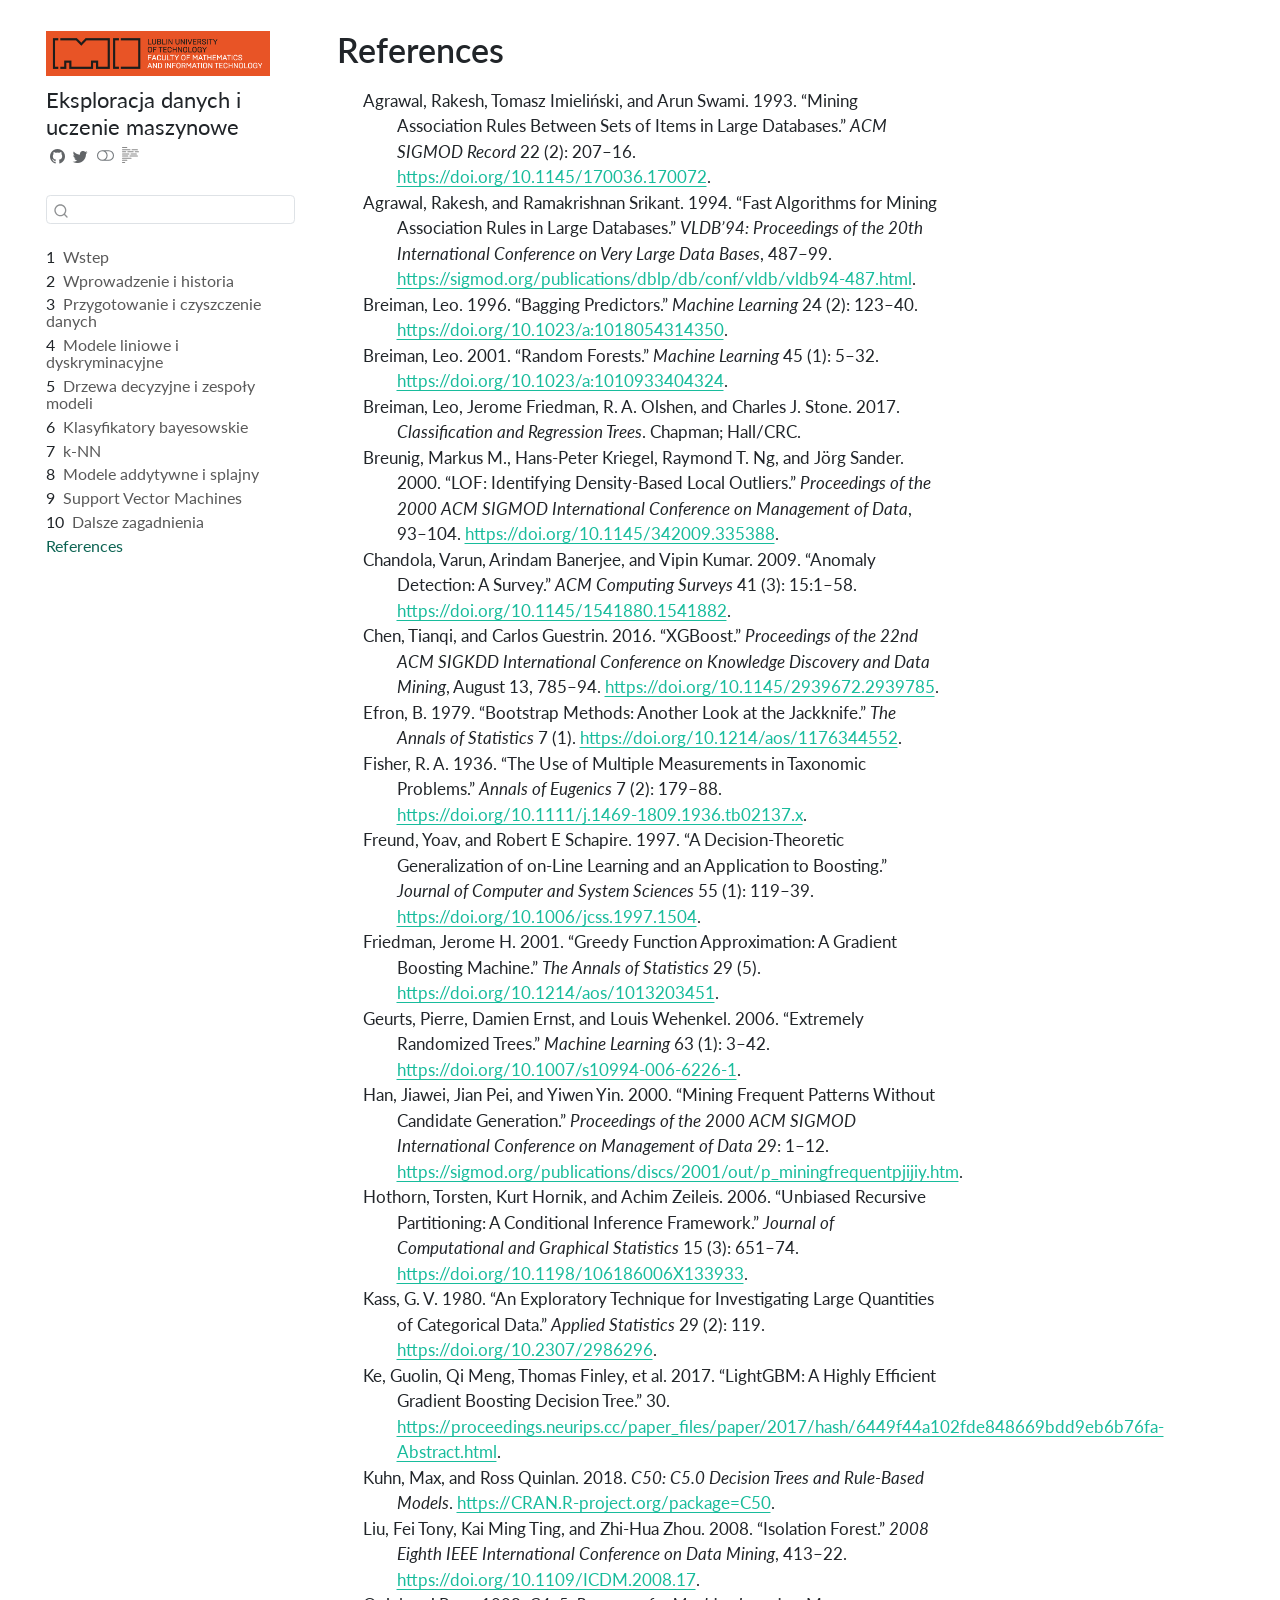
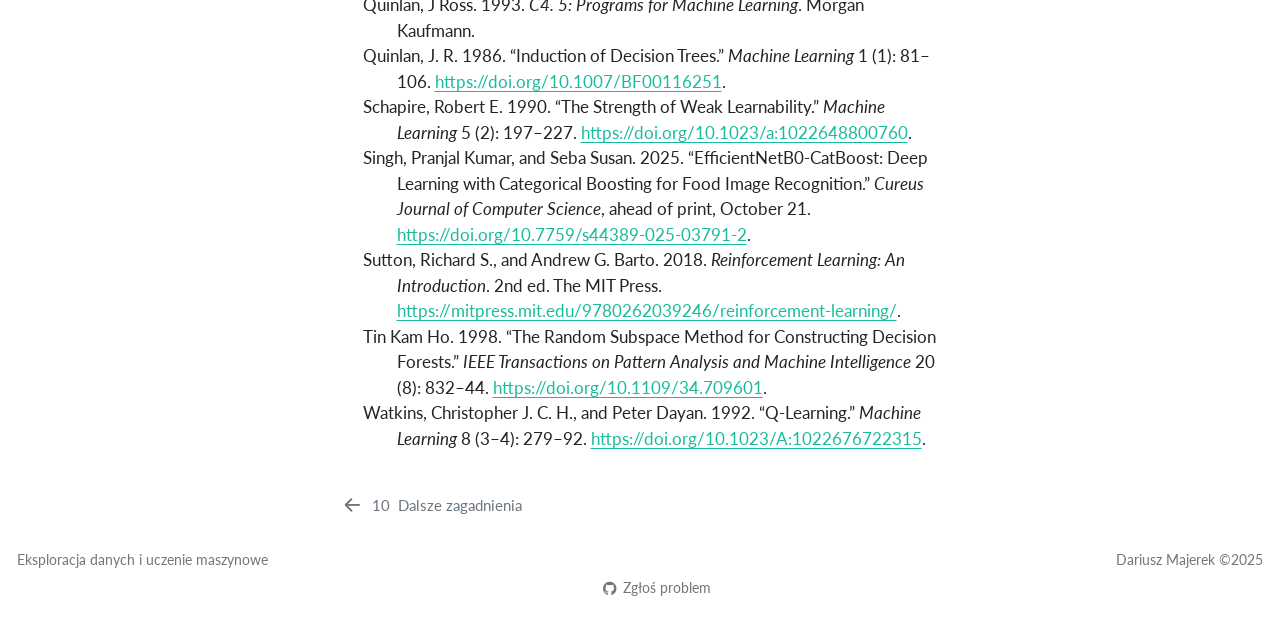
<file: docs/chapters/reference.html>
<!DOCTYPE html>
<html xmlns="http://www.w3.org/1999/xhtml" lang="pl" xml:lang="pl"><head>

<meta charset="utf-8">
<meta name="generator" content="quarto-1.9.37">

<meta name="viewport" content="width=device-width, initial-scale=1.0, user-scalable=yes">


<title>References – Eksploracja danych i uczenie maszynowe</title>
<style>
/* Default styles provided by pandoc.
** See https://pandoc.org/MANUAL.html#variables-for-html for config info.
*/
code{white-space: pre-wrap;}
span.smallcaps{font-variant: small-caps;}
div.columns{display: flex; gap: min(4vw, 1.5em);}
div.column{flex: auto; overflow-x: auto;}
div.hanging-indent{margin-left: 1.5em; text-indent: -1.5em;}
ul.task-list{list-style: none;}
ul.task-list li input[type="checkbox"] {
  width: 0.8em;
  margin: 0 0.8em 0.2em -1em; /* quarto-specific, see https://github.com/quarto-dev/quarto-cli/issues/4556 */ 
  vertical-align: middle;
}
/* CSS for citations */
div.csl-bib-body { }
div.csl-entry {
  clear: both;
}
.hanging-indent div.csl-entry {
  margin-left:2em;
  text-indent:-2em;
}
div.csl-left-margin {
  min-width:2em;
  float:left;
}
div.csl-right-inline {
  margin-left:2em;
  padding-left:1em;
}
div.csl-indent {
  margin-left: 2em;
}</style>


<script src="../site_libs/quarto-nav/quarto-nav.js"></script>
<script src="../site_libs/quarto-nav/headroom.min.js"></script>
<script src="../site_libs/clipboard/clipboard.min.js"></script>
<script src="../site_libs/quarto-search/autocomplete.umd.js"></script>
<script src="../site_libs/quarto-search/fuse.min.js"></script>
<script src="../site_libs/quarto-search/quarto-search.js"></script>
<meta name="quarto:offset" content="../">
<link href="../chapters/09-dalsze-zagadnienia.html" rel="prev">
<link href="../images/cover.png" rel="icon" type="image/png">
<script src="../site_libs/quarto-html/quarto.js" type="module"></script>
<script src="../site_libs/quarto-html/tabsets/tabsets.js" type="module"></script>
<script src="../site_libs/quarto-html/popper.min.js"></script>
<script src="../site_libs/quarto-html/tippy.umd.min.js"></script>
<script src="../site_libs/quarto-html/anchor.min.js"></script>
<link href="../site_libs/quarto-html/tippy.css" rel="stylesheet">
<link href="../site_libs/quarto-html/quarto-syntax-highlighting-7f8f88aac4f3542376d5c11b86a4c14d.css" rel="stylesheet" class="quarto-color-scheme" id="quarto-text-highlighting-styles">
<link href="../site_libs/quarto-html/quarto-syntax-highlighting-dark-d0ae9245876894da5ac7e18953ecc5cc.css" rel="stylesheet" class="quarto-color-scheme quarto-color-alternate" id="quarto-text-highlighting-styles">
<link href="../site_libs/quarto-html/quarto-syntax-highlighting-7f8f88aac4f3542376d5c11b86a4c14d.css" rel="stylesheet" class="quarto-color-scheme-extra" id="quarto-text-highlighting-styles">
<script src="../site_libs/bootstrap/bootstrap.min.js"></script>
<link href="../site_libs/bootstrap/bootstrap-icons.css" rel="stylesheet">
<link href="../site_libs/bootstrap/bootstrap-86779a32853f5e778d9d5dc660ec6189.min.css" rel="stylesheet" append-hash="true" class="quarto-color-scheme" id="quarto-bootstrap" data-mode="light">
<link href="../site_libs/bootstrap/bootstrap-dark-312cec54e7a238c86a02554e82c47513.min.css" rel="stylesheet" append-hash="true" class="quarto-color-scheme quarto-color-alternate" id="quarto-bootstrap" data-mode="dark">
<link href="../site_libs/bootstrap/bootstrap-86779a32853f5e778d9d5dc660ec6189.min.css" rel="stylesheet" append-hash="true" class="quarto-color-scheme-extra" id="quarto-bootstrap" data-mode="light">
<script id="quarto-search-options" type="application/json">{
  "location": "sidebar",
  "copy-button": false,
  "collapse-after": 3,
  "panel-placement": "start",
  "type": "textbox",
  "limit": 50,
  "keyboard-shortcut": [
    "f",
    "/",
    "s"
  ],
  "show-item-context": false,
  "language": {
    "search-no-results-text": "Brak wyników",
    "search-matching-documents-text": "dopasowane dokumenty",
    "search-copy-link-title": "Kopiuj link do wyszukiwania",
    "search-hide-matches-text": "Ukryj dodatkowe dopasowania",
    "search-more-match-text": "więcej dopasowań w tym dokumencie",
    "search-more-matches-text": "więcej dopasowań w tym dokumencie",
    "search-clear-button-title": "Wyczyść",
    "search-text-placeholder": "",
    "search-detached-cancel-button-title": "Anuluj",
    "search-submit-button-title": "Zatwierdź",
    "search-label": "Szukaj"
  }
}</script>


</head>

<body class="nav-sidebar floating quarto-light"><script id="quarto-html-before-body" type="application/javascript">
    const toggleBodyColorMode = (bsSheetEl) => {
      const mode = bsSheetEl.getAttribute("data-mode");
      const bodyEl = window.document.querySelector("body");
      if (mode === "dark") {
        bodyEl.classList.add("quarto-dark");
        bodyEl.classList.remove("quarto-light");
      } else {
        bodyEl.classList.add("quarto-light");
        bodyEl.classList.remove("quarto-dark");
      }
    }
    const toggleBodyColorPrimary = () => {
      const bsSheetEl = window.document.querySelector("link#quarto-bootstrap:not([rel=disabled-stylesheet])");
      if (bsSheetEl) {
        toggleBodyColorMode(bsSheetEl);
      }
    }
    const setColorSchemeToggle = (alternate) => {
      const toggles = window.document.querySelectorAll('.quarto-color-scheme-toggle');
      for (let i=0; i < toggles.length; i++) {
        const toggle = toggles[i];
        if (toggle) {
          if (alternate) {
            toggle.classList.add("alternate");
          } else {
            toggle.classList.remove("alternate");
          }
        }
      }
    };
    const toggleColorMode = (alternate) => {
      // Switch the stylesheets
      const primaryStylesheets = window.document.querySelectorAll('link.quarto-color-scheme:not(.quarto-color-alternate)');
      const alternateStylesheets = window.document.querySelectorAll('link.quarto-color-scheme.quarto-color-alternate');
      manageTransitions('#quarto-margin-sidebar .nav-link', false);
      if (alternate) {
        // note: dark is layered on light, we don't disable primary!
        enableStylesheet(alternateStylesheets);
        for (const sheetNode of alternateStylesheets) {
          if (sheetNode.id === "quarto-bootstrap") {
            toggleBodyColorMode(sheetNode);
          }
        }
      } else {
        disableStylesheet(alternateStylesheets);
        enableStylesheet(primaryStylesheets)
        toggleBodyColorPrimary();
      }
      manageTransitions('#quarto-margin-sidebar .nav-link', true);
      // Switch the toggles
      setColorSchemeToggle(alternate)
      // Hack to workaround the fact that safari doesn't
      // properly recolor the scrollbar when toggling (#1455)
      if (navigator.userAgent.indexOf('Safari') > 0 && navigator.userAgent.indexOf('Chrome') == -1) {
        manageTransitions("body", false);
        window.scrollTo(0, 1);
        setTimeout(() => {
          window.scrollTo(0, 0);
          manageTransitions("body", true);
        }, 40);
      }
    }
    const disableStylesheet = (stylesheets) => {
      for (let i=0; i < stylesheets.length; i++) {
        const stylesheet = stylesheets[i];
        stylesheet.rel = 'disabled-stylesheet';
      }
    }
    const enableStylesheet = (stylesheets) => {
      for (let i=0; i < stylesheets.length; i++) {
        const stylesheet = stylesheets[i];
        if(stylesheet.rel !== 'stylesheet') { // for Chrome, which will still FOUC without this check
          stylesheet.rel = 'stylesheet';
        }
      }
    }
    const manageTransitions = (selector, allowTransitions) => {
      const els = window.document.querySelectorAll(selector);
      for (let i=0; i < els.length; i++) {
        const el = els[i];
        if (allowTransitions) {
          el.classList.remove('notransition');
        } else {
          el.classList.add('notransition');
        }
      }
    }
    const isFileUrl = () => {
      return window.location.protocol === 'file:';
    }
    const hasAlternateSentinel = () => {
      let styleSentinel = getColorSchemeSentinel();
      if (styleSentinel !== null) {
        return styleSentinel === "alternate";
      } else {
        return false;
      }
    }
    const setStyleSentinel = (alternate) => {
      const value = alternate ? "alternate" : "default";
      if (!isFileUrl()) {
        window.localStorage.setItem("quarto-color-scheme", value);
      } else {
        localAlternateSentinel = value;
      }
    }
    const getColorSchemeSentinel = () => {
      if (!isFileUrl()) {
        const storageValue = window.localStorage.getItem("quarto-color-scheme");
        return storageValue != null ? storageValue : localAlternateSentinel;
      } else {
        return localAlternateSentinel;
      }
    }
    const toggleGiscusIfUsed = (isAlternate, darkModeDefault) => {
      const baseTheme = document.querySelector('#giscus-base-theme')?.value ?? 'light';
      const alternateTheme = document.querySelector('#giscus-alt-theme')?.value ?? 'dark';
      let newTheme = '';
      if(authorPrefersDark) {
        newTheme = isAlternate ? baseTheme : alternateTheme;
      } else {
        newTheme = isAlternate ? alternateTheme : baseTheme;
      }
      const changeGiscusTheme = () => {
        // From: https://github.com/giscus/giscus/issues/336
        const sendMessage = (message) => {
          const iframe = document.querySelector('iframe.giscus-frame');
          if (!iframe) return;
          iframe.contentWindow.postMessage({ giscus: message }, 'https://giscus.app');
        }
        sendMessage({
          setConfig: {
            theme: newTheme
          }
        });
      }
      const isGiscussLoaded = window.document.querySelector('iframe.giscus-frame') !== null;
      if (isGiscussLoaded) {
        changeGiscusTheme();
      }
    };
    const authorPrefersDark = false;
    const darkModeDefault = authorPrefersDark;
      document.querySelector('link#quarto-text-highlighting-styles.quarto-color-scheme-extra').rel = 'disabled-stylesheet';
      document.querySelector('link#quarto-bootstrap.quarto-color-scheme-extra').rel = 'disabled-stylesheet';
    let localAlternateSentinel = darkModeDefault ? 'alternate' : 'default';
    // Dark / light mode switch
    window.quartoToggleColorScheme = () => {
      // Read the current dark / light value
      let toAlternate = !hasAlternateSentinel();
      toggleColorMode(toAlternate);
      setStyleSentinel(toAlternate);
      toggleGiscusIfUsed(toAlternate, darkModeDefault);
      window.dispatchEvent(new Event('resize'));
    };
    // Switch to dark mode if need be
    if (hasAlternateSentinel()) {
      toggleColorMode(true);
    } else {
      toggleColorMode(false);
    }
  </script>

<div id="quarto-search-results"></div>
  <header id="quarto-header" class="headroom fixed-top">
  <nav class="quarto-secondary-nav">
    <div class="container-fluid d-flex">
      <button type="button" class="quarto-btn-toggle btn" data-bs-toggle="collapse" role="button" data-bs-target=".quarto-sidebar-collapse-item" aria-controls="quarto-sidebar" aria-expanded="false" aria-label="Przełącz pasek boczny" onclick="if (window.quartoToggleHeadroom) { window.quartoToggleHeadroom(); }">
        <i class="bi bi-layout-text-sidebar-reverse"></i>
      </button>
        <nav class="quarto-page-breadcrumbs" aria-label="breadcrumb"><ol class="breadcrumb"><li class="breadcrumb-item"><a href="../chapters/reference.html">References</a></li></ol></nav>
        <a class="flex-grow-1" role="navigation" data-bs-toggle="collapse" data-bs-target=".quarto-sidebar-collapse-item" aria-controls="quarto-sidebar" aria-expanded="false" aria-label="Przełącz pasek boczny" onclick="if (window.quartoToggleHeadroom) { window.quartoToggleHeadroom(); }">      
        </a>
      <button type="button" class="btn quarto-search-button" aria-label="Szukaj" onclick="window.quartoOpenSearch();">
        <i class="bi bi-search"></i>
      </button>
    </div>
  </nav>
</header>
<!-- content -->
<div id="quarto-content" class="quarto-container page-columns page-rows-contents page-layout-article">
<!-- sidebar -->
  <nav id="quarto-sidebar" class="sidebar collapse collapse-horizontal quarto-sidebar-collapse-item sidebar-navigation floating overflow-auto">
    <div class="pt-lg-2 mt-2 text-left sidebar-header sidebar-header-stacked">
      <a href="../index.html" class="sidebar-logo-link">
      <img src="../images/logo.jpg" alt="" class="sidebar-logo light-content py-0 d-lg-inline d-none">
      <img src="../images/logo.jpg" alt="" class="sidebar-logo dark-content py-0 d-lg-inline d-none">
      </a>
    <div class="sidebar-title mb-0 py-0">
      <a href="../">Eksploracja danych i uczenie maszynowe</a> 
        <div class="sidebar-tools-main tools-wide">
    <a href="https://github.com/DariuszMajerek/ML_and_DM" title="Source Code" class="quarto-navigation-tool px-1" aria-label="Source Code"><i class="bi bi-github"></i></a>
    <a href="https://twitter.com/intent/tweet?url=|url|" title="Twitter" class="quarto-navigation-tool px-1" aria-label="Twitter"><i class="bi bi-twitter"></i></a>
  <a href="" class="quarto-color-scheme-toggle quarto-navigation-tool  px-1" onclick="window.quartoToggleColorScheme(); return false;" title="Przełącz tryb ciemny"><i class="bi"></i></a>
  <a href="" class="quarto-reader-toggle quarto-navigation-tool px-1" onclick="window.quartoToggleReader(); return false;" title="Przełącz tryb czytnika">
  <div class="quarto-reader-toggle-btn">
  <i class="bi"></i>
  </div>
</a>
</div>
    </div>
      </div>
        <div class="mt-2 flex-shrink-0 align-items-center">
        <div class="sidebar-search">
        <div id="quarto-search" class="" title="Szukaj"></div>
        </div>
        </div>
    <div class="sidebar-menu-container"> 
    <ul class="list-unstyled mt-1">
        <li class="sidebar-item">
  <div class="sidebar-item-container"> 
  <a href="../index.html" class="sidebar-item-text sidebar-link">
 <span class="menu-text"><span class="chapter-number">1</span>&nbsp; <span class="chapter-title">Wstep</span></span></a>
  </div>
</li>
        <li class="sidebar-item">
  <div class="sidebar-item-container"> 
  <a href="../chapters/01-wprowadzenie.html" class="sidebar-item-text sidebar-link">
 <span class="menu-text"><span class="chapter-number">2</span>&nbsp; <span class="chapter-title">Wprowadzenie i historia</span></span></a>
  </div>
</li>
        <li class="sidebar-item">
  <div class="sidebar-item-container"> 
  <a href="../chapters/02-przygotowanie-danych.html" class="sidebar-item-text sidebar-link">
 <span class="menu-text"><span class="chapter-number">3</span>&nbsp; <span class="chapter-title">Przygotowanie i czyszczenie danych</span></span></a>
  </div>
</li>
        <li class="sidebar-item">
  <div class="sidebar-item-container"> 
  <a href="../chapters/03-klasyfikacja-liniowa.html" class="sidebar-item-text sidebar-link">
 <span class="menu-text"><span class="chapter-number">4</span>&nbsp; <span class="chapter-title">Modele liniowe i dyskryminacyjne</span></span></a>
  </div>
</li>
        <li class="sidebar-item">
  <div class="sidebar-item-container"> 
  <a href="../chapters/04-drzewa-zespoly.html" class="sidebar-item-text sidebar-link">
 <span class="menu-text"><span class="chapter-number">5</span>&nbsp; <span class="chapter-title">Drzewa decyzyjne i zespoły modeli</span></span></a>
  </div>
</li>
        <li class="sidebar-item">
  <div class="sidebar-item-container"> 
  <a href="../chapters/05-bayes.html" class="sidebar-item-text sidebar-link">
 <span class="menu-text"><span class="chapter-number">6</span>&nbsp; <span class="chapter-title">Klasyfikatory bayesowskie</span></span></a>
  </div>
</li>
        <li class="sidebar-item">
  <div class="sidebar-item-container"> 
  <a href="../chapters/06-knn.html" class="sidebar-item-text sidebar-link">
 <span class="menu-text"><span class="chapter-number">7</span>&nbsp; <span class="chapter-title">k-NN</span></span></a>
  </div>
</li>
        <li class="sidebar-item">
  <div class="sidebar-item-container"> 
  <a href="../chapters/07-splajny-gam.html" class="sidebar-item-text sidebar-link">
 <span class="menu-text"><span class="chapter-number">8</span>&nbsp; <span class="chapter-title">Modele addytywne i splajny</span></span></a>
  </div>
</li>
        <li class="sidebar-item">
  <div class="sidebar-item-container"> 
  <a href="../chapters/08-svm.html" class="sidebar-item-text sidebar-link">
 <span class="menu-text"><span class="chapter-number">9</span>&nbsp; <span class="chapter-title">Support Vector Machines</span></span></a>
  </div>
</li>
        <li class="sidebar-item">
  <div class="sidebar-item-container"> 
  <a href="../chapters/09-dalsze-zagadnienia.html" class="sidebar-item-text sidebar-link">
 <span class="menu-text"><span class="chapter-number">10</span>&nbsp; <span class="chapter-title">Dalsze zagadnienia</span></span></a>
  </div>
</li>
        <li class="sidebar-item">
  <div class="sidebar-item-container"> 
  <a href="../chapters/reference.html" class="sidebar-item-text sidebar-link active">
 <span class="menu-text">References</span></a>
  </div>
</li>
    </ul>
    </div>
</nav>
<div id="quarto-sidebar-glass" class="quarto-sidebar-collapse-item" data-bs-toggle="collapse" data-bs-target=".quarto-sidebar-collapse-item"></div>
<!-- margin-sidebar -->
    <div id="quarto-margin-sidebar" class="sidebar margin-sidebar zindex-bottom">
        
    </div>
<!-- main -->
<main class="content" id="quarto-document-content">


<header id="title-block-header" class="quarto-title-block default">
<div class="quarto-title">
<h1 class="title">References</h1>
</div>



<div class="quarto-title-meta">

    
  
    
  </div>
  


</header>


<div id="refs" class="references csl-bib-body hanging-indent" role="list">
<div id="ref-agrawal1993" class="csl-entry" role="listitem">
Agrawal, Rakesh, Tomasz Imieliński, and Arun Swami. 1993. <span>“Mining
Association Rules Between Sets of Items in Large Databases.”</span>
<em>ACM SIGMOD Record</em> 22 (2): 207–16. <a href="https://doi.org/10.1145/170036.170072">https://doi.org/10.1145/170036.170072</a>.
</div>
<div id="ref-agrawal1994" class="csl-entry" role="listitem">
Agrawal, Rakesh, and Ramakrishnan Srikant. 1994. <span>“Fast Algorithms
for Mining Association Rules in Large Databases.”</span> <em>VLDB’94:
Proceedings of the 20th International Conference on Very Large Data
Bases</em>, 487–99. <a href="https://sigmod.org/publications/dblp/db/conf/vldb/vldb94-487.html">https://sigmod.org/publications/dblp/db/conf/vldb/vldb94-487.html</a>.
</div>
<div id="ref-breiman1996" class="csl-entry" role="listitem">
Breiman, Leo. 1996. <span>“Bagging Predictors.”</span> <em>Machine
Learning</em> 24 (2): 123–40. <a href="https://doi.org/10.1023/a:1018054314350">https://doi.org/10.1023/a:1018054314350</a>.
</div>
<div id="ref-breiman2001" class="csl-entry" role="listitem">
Breiman, Leo. 2001. <span>“Random Forests.”</span> <em>Machine
Learning</em> 45 (1): 5–32. <a href="https://doi.org/10.1023/a:1010933404324">https://doi.org/10.1023/a:1010933404324</a>.
</div>
<div id="ref-breiman2017" class="csl-entry" role="listitem">
Breiman, Leo, Jerome Friedman, R. A. Olshen, and Charles J. Stone. 2017.
<em>Classification and Regression Trees</em>. Chapman; Hall/CRC.
</div>
<div id="ref-breunig2000" class="csl-entry" role="listitem">
Breunig, Markus M., Hans-Peter Kriegel, Raymond T. Ng, and Jörg Sander.
2000. <span>“LOF: Identifying Density-Based Local Outliers.”</span>
<em>Proceedings of the 2000 ACM SIGMOD International Conference on
Management of Data</em>, 93–104. <a href="https://doi.org/10.1145/342009.335388">https://doi.org/10.1145/342009.335388</a>.
</div>
<div id="ref-chandola2009" class="csl-entry" role="listitem">
Chandola, Varun, Arindam Banerjee, and Vipin Kumar. 2009. <span>“Anomaly
Detection: A Survey.”</span> <em>ACM Computing Surveys</em> 41 (3):
15:1–58. <a href="https://doi.org/10.1145/1541880.1541882">https://doi.org/10.1145/1541880.1541882</a>.
</div>
<div id="ref-chen2016" class="csl-entry" role="listitem">
Chen, Tianqi, and Carlos Guestrin. 2016. <span>“XGBoost.”</span>
<em>Proceedings of the 22nd ACM SIGKDD International Conference on
Knowledge Discovery and Data Mining</em>, August 13, 785–94. <a href="https://doi.org/10.1145/2939672.2939785">https://doi.org/10.1145/2939672.2939785</a>.
</div>
<div id="ref-efron1979" class="csl-entry" role="listitem">
Efron, B. 1979. <span>“Bootstrap Methods: Another Look at the
Jackknife.”</span> <em>The Annals of Statistics</em> 7 (1). <a href="https://doi.org/10.1214/aos/1176344552">https://doi.org/10.1214/aos/1176344552</a>.
</div>
<div id="ref-fisher1936" class="csl-entry" role="listitem">
Fisher, R. A. 1936. <span>“The Use of Multiple Measurements in Taxonomic
Problems.”</span> <em>Annals of Eugenics</em> 7 (2): 179–88. <a href="https://doi.org/10.1111/j.1469-1809.1936.tb02137.x">https://doi.org/10.1111/j.1469-1809.1936.tb02137.x</a>.
</div>
<div id="ref-freund1997" class="csl-entry" role="listitem">
Freund, Yoav, and Robert E Schapire. 1997. <span>“A Decision-Theoretic
Generalization of on-Line Learning and an Application to
Boosting.”</span> <em>Journal of Computer and System Sciences</em> 55
(1): 119–39. <a href="https://doi.org/10.1006/jcss.1997.1504">https://doi.org/10.1006/jcss.1997.1504</a>.
</div>
<div id="ref-friedman2001" class="csl-entry" role="listitem">
Friedman, Jerome H. 2001. <span>“Greedy Function Approximation: A
Gradient Boosting Machine.”</span> <em>The Annals of Statistics</em> 29
(5). <a href="https://doi.org/10.1214/aos/1013203451">https://doi.org/10.1214/aos/1013203451</a>.
</div>
<div id="ref-geurts2006" class="csl-entry" role="listitem">
Geurts, Pierre, Damien Ernst, and Louis Wehenkel. 2006. <span>“Extremely
Randomized Trees.”</span> <em>Machine Learning</em> 63 (1): 3–42. <a href="https://doi.org/10.1007/s10994-006-6226-1">https://doi.org/10.1007/s10994-006-6226-1</a>.
</div>
<div id="ref-han2000" class="csl-entry" role="listitem">
Han, Jiawei, Jian Pei, and Yiwen Yin. 2000. <span>“Mining Frequent
Patterns Without Candidate Generation.”</span> <em>Proceedings of the
2000 ACM SIGMOD International Conference on Management of Data</em> 29:
1–12. <a href="https://sigmod.org/publications/discs/2001/out/p_miningfrequentpjijiy.htm">https://sigmod.org/publications/discs/2001/out/p_miningfrequentpjijiy.htm</a>.
</div>
<div id="ref-hothorn2006" class="csl-entry" role="listitem">
Hothorn, Torsten, Kurt Hornik, and Achim Zeileis. 2006. <span>“Unbiased
Recursive Partitioning: A Conditional Inference Framework.”</span>
<em>Journal of Computational and Graphical Statistics</em> 15 (3):
651–74. <a href="https://doi.org/10.1198/106186006X133933">https://doi.org/10.1198/106186006X133933</a>.
</div>
<div id="ref-kass1980" class="csl-entry" role="listitem">
Kass, G. V. 1980. <span>“An Exploratory Technique for Investigating
Large Quantities of Categorical Data.”</span> <em>Applied
Statistics</em> 29 (2): 119. <a href="https://doi.org/10.2307/2986296">https://doi.org/10.2307/2986296</a>.
</div>
<div id="ref-ke2017" class="csl-entry" role="listitem">
Ke, Guolin, Qi Meng, Thomas Finley, et al. 2017. <span>“LightGBM: A
Highly Efficient Gradient Boosting Decision Tree.”</span> 30. <a href="https://proceedings.neurips.cc/paper_files/paper/2017/hash/6449f44a102fde848669bdd9eb6b76fa-Abstract.html">https://proceedings.neurips.cc/paper_files/paper/2017/hash/6449f44a102fde848669bdd9eb6b76fa-Abstract.html</a>.
</div>
<div id="ref-kuhn2018" class="csl-entry" role="listitem">
Kuhn, Max, and Ross Quinlan. 2018. <em>C50: C5.0 Decision Trees and
Rule-Based Models</em>. <a href="https://CRAN.R-project.org/package=C50">https://CRAN.R-project.org/package=C50</a>.
</div>
<div id="ref-liu2008" class="csl-entry" role="listitem">
Liu, Fei Tony, Kai Ming Ting, and Zhi-Hua Zhou. 2008. <span>“Isolation
Forest.”</span> <em>2008 Eighth IEEE International Conference on Data
Mining</em>, 413–22. <a href="https://doi.org/10.1109/ICDM.2008.17">https://doi.org/10.1109/ICDM.2008.17</a>.
</div>
<div id="ref-quinlan1993" class="csl-entry" role="listitem">
Quinlan, J Ross. 1993. <em>C4. 5: Programs for Machine Learning</em>.
Morgan Kaufmann.
</div>
<div id="ref-quinlan1986" class="csl-entry" role="listitem">
Quinlan, J. R. 1986. <span>“Induction of Decision Trees.”</span>
<em>Machine Learning</em> 1 (1): 81–106. <a href="https://doi.org/10.1007/BF00116251">https://doi.org/10.1007/BF00116251</a>.
</div>
<div id="ref-schapire1990" class="csl-entry" role="listitem">
Schapire, Robert E. 1990. <span>“The Strength of Weak
Learnability.”</span> <em>Machine Learning</em> 5 (2): 197–227. <a href="https://doi.org/10.1023/a:1022648800760">https://doi.org/10.1023/a:1022648800760</a>.
</div>
<div id="ref-singh2025" class="csl-entry" role="listitem">
Singh, Pranjal Kumar, and Seba Susan. 2025.
<span>“EfficientNetB0-CatBoost: Deep Learning with Categorical Boosting
for Food Image Recognition.”</span> <em>Cureus Journal of Computer
Science</em>, ahead of print, October 21. <a href="https://doi.org/10.7759/s44389-025-03791-2">https://doi.org/10.7759/s44389-025-03791-2</a>.
</div>
<div id="ref-sutton2018" class="csl-entry" role="listitem">
Sutton, Richard S., and Andrew G. Barto. 2018. <em>Reinforcement
Learning: An Introduction</em>. 2nd ed. The MIT Press. <a href="https://mitpress.mit.edu/9780262039246/reinforcement-learning/">https://mitpress.mit.edu/9780262039246/reinforcement-learning/</a>.
</div>
<div id="ref-tinkamho1998" class="csl-entry" role="listitem">
Tin Kam Ho. 1998. <span>“The Random Subspace Method for Constructing
Decision Forests.”</span> <em>IEEE Transactions on Pattern Analysis and
Machine Intelligence</em> 20 (8): 832–44. <a href="https://doi.org/10.1109/34.709601">https://doi.org/10.1109/34.709601</a>.
</div>
<div id="ref-watkins1992" class="csl-entry" role="listitem">
Watkins, Christopher J. C. H., and Peter Dayan. 1992.
<span>“Q-Learning.”</span> <em>Machine Learning</em> 8 (3–4): 279–92. <a href="https://doi.org/10.1023/A:1022676722315">https://doi.org/10.1023/A:1022676722315</a>.
</div>
</div>



</main> <!-- /main -->
<script id="quarto-html-after-body" type="application/javascript">
  window.document.addEventListener("DOMContentLoaded", function (event) {
    // Ensure there is a toggle, if there isn't float one in the top right
    if (window.document.querySelector('.quarto-color-scheme-toggle') === null) {
      const a = window.document.createElement('a');
      a.classList.add('top-right');
      a.classList.add('quarto-color-scheme-toggle');
      a.href = "";
      a.onclick = function() { try { window.quartoToggleColorScheme(); } catch {} return false; };
      const i = window.document.createElement("i");
      i.classList.add('bi');
      a.appendChild(i);
      window.document.body.appendChild(a);
    }
    setColorSchemeToggle(hasAlternateSentinel())
    const icon = "";
    const anchorJS = new window.AnchorJS();
    anchorJS.options = {
      placement: 'right',
      icon: icon
    };
    anchorJS.add('.anchored');
    const isCodeAnnotation = (el) => {
      for (const clz of el.classList) {
        if (clz.startsWith('code-annotation-')) {                     
          return true;
        }
      }
      return false;
    }
    const onCopySuccess = function(e) {
      // button target
      const button = e.trigger;
      // don't keep focus
      button.blur();
      // flash "checked"
      button.classList.add('code-copy-button-checked');
      var currentTitle = button.getAttribute("title");
      button.setAttribute("title", "Skopiowano!");
      let tooltip;
      if (window.bootstrap) {
        button.setAttribute("data-bs-toggle", "tooltip");
        button.setAttribute("data-bs-placement", "left");
        button.setAttribute("data-bs-title", "Skopiowano!");
        tooltip = new bootstrap.Tooltip(button, 
          { trigger: "manual", 
            customClass: "code-copy-button-tooltip",
            offset: [0, -8]});
        tooltip.show();    
      }
      setTimeout(function() {
        if (tooltip) {
          tooltip.hide();
          button.removeAttribute("data-bs-title");
          button.removeAttribute("data-bs-toggle");
          button.removeAttribute("data-bs-placement");
        }
        button.setAttribute("title", currentTitle);
        button.classList.remove('code-copy-button-checked');
      }, 1000);
      // clear code selection
      e.clearSelection();
    }
    const getTextToCopy = function(trigger) {
      const outerScaffold = trigger.parentElement.cloneNode(true);
      const codeEl = outerScaffold.querySelector('code');
      for (const childEl of codeEl.children) {
        if (isCodeAnnotation(childEl)) {
          childEl.remove();
        }
      }
      return codeEl.innerText;
    }
    const clipboard = new window.ClipboardJS('.code-copy-button:not([data-in-quarto-modal])', {
      text: getTextToCopy
    });
    clipboard.on('success', onCopySuccess);
    if (window.document.getElementById('quarto-embedded-source-code-modal')) {
      const clipboardModal = new window.ClipboardJS('.code-copy-button[data-in-quarto-modal]', {
        text: getTextToCopy,
        container: window.document.getElementById('quarto-embedded-source-code-modal')
      });
      clipboardModal.on('success', onCopySuccess);
    }
      var localhostRegex = new RegExp(/^(?:http|https):\/\/localhost\:?[0-9]*\//);
      var mailtoRegex = new RegExp(/^mailto:/);
        var filterRegex = new RegExp('/' + window.location.host + '/');
      var isInternal = (href) => {
          return filterRegex.test(href) || localhostRegex.test(href) || mailtoRegex.test(href);
      }
      // Inspect non-navigation links and adorn them if external
     var links = window.document.querySelectorAll('a[href]:not(.nav-link):not(.navbar-brand):not(.toc-action):not(.sidebar-link):not(.sidebar-item-toggle):not(.pagination-link):not(.no-external):not([aria-hidden]):not(.dropdown-item):not(.quarto-navigation-tool):not(.about-link)');
      for (var i=0; i<links.length; i++) {
        const link = links[i];
        if (!isInternal(link.href)) {
          // undo the damage that might have been done by quarto-nav.js in the case of
          // links that we want to consider external
          if (link.dataset.originalHref !== undefined) {
            link.href = link.dataset.originalHref;
          }
        }
      }
    function tippyHover(el, contentFn, onTriggerFn, onUntriggerFn) {
      const config = {
        allowHTML: true,
        maxWidth: 500,
        delay: 100,
        arrow: false,
        appendTo: function(el) {
            return el.parentElement;
        },
        interactive: true,
        interactiveBorder: 10,
        theme: 'quarto',
        placement: 'bottom-start',
      };
      if (contentFn) {
        config.content = contentFn;
      }
      if (onTriggerFn) {
        config.onTrigger = onTriggerFn;
      }
      if (onUntriggerFn) {
        config.onUntrigger = onUntriggerFn;
      }
      window.tippy(el, config); 
    }
    const noterefs = window.document.querySelectorAll('a[role="doc-noteref"]');
    for (var i=0; i<noterefs.length; i++) {
      const ref = noterefs[i];
      tippyHover(ref, function() {
        // use id or data attribute instead here
        let href = ref.getAttribute('data-footnote-href') || ref.getAttribute('href');
        try { href = new URL(href).hash; } catch {}
        const id = href.replace(/^#\/?/, "");
        const note = window.document.getElementById(id);
        if (note) {
          return note.innerHTML;
        } else {
          return "";
        }
      });
    }
    const xrefs = window.document.querySelectorAll('a.quarto-xref');
    const processXRef = (id, note) => {
      // Strip column container classes
      const stripColumnClz = (el) => {
        el.classList.remove("page-full", "page-columns");
        if (el.children) {
          for (const child of el.children) {
            stripColumnClz(child);
          }
        }
      }
      stripColumnClz(note)
      if (id === null || id.startsWith('sec-')) {
        // Special case sections, only their first couple elements
        const container = document.createElement("div");
        if (note.children && note.children.length > 2) {
          container.appendChild(note.children[0].cloneNode(true));
          for (let i = 1; i < note.children.length; i++) {
            const child = note.children[i];
            if (child.tagName === "P" && child.innerText === "") {
              continue;
            } else {
              container.appendChild(child.cloneNode(true));
              break;
            }
          }
          if (window.Quarto?.typesetMath) {
            window.Quarto.typesetMath(container);
          }
          return container.innerHTML
        } else {
          if (window.Quarto?.typesetMath) {
            window.Quarto.typesetMath(note);
          }
          return note.innerHTML;
        }
      } else {
        // Remove any anchor links if they are present
        const anchorLink = note.querySelector('a.anchorjs-link');
        if (anchorLink) {
          anchorLink.remove();
        }
        if (window.Quarto?.typesetMath) {
          window.Quarto.typesetMath(note);
        }
        if (note.classList.contains("callout")) {
          return note.outerHTML;
        } else {
          return note.innerHTML;
        }
      }
    }
    for (var i=0; i<xrefs.length; i++) {
      const xref = xrefs[i];
      tippyHover(xref, undefined, function(instance) {
        instance.disable();
        let url = xref.getAttribute('href');
        let hash = undefined; 
        if (url.startsWith('#')) {
          hash = url;
        } else {
          try { hash = new URL(url).hash; } catch {}
        }
        if (hash) {
          const id = hash.replace(/^#\/?/, "");
          const note = window.document.getElementById(id);
          if (note !== null) {
            try {
              const html = processXRef(id, note.cloneNode(true));
              instance.setContent(html);
            } finally {
              instance.enable();
              instance.show();
            }
          } else {
            // See if we can fetch this
            fetch(url.split('#')[0])
            .then(res => res.text())
            .then(html => {
              const parser = new DOMParser();
              const htmlDoc = parser.parseFromString(html, "text/html");
              const note = htmlDoc.getElementById(id);
              if (note !== null) {
                const html = processXRef(id, note);
                instance.setContent(html);
              } 
            }).finally(() => {
              instance.enable();
              instance.show();
            });
          }
        } else {
          // See if we can fetch a full url (with no hash to target)
          // This is a special case and we should probably do some content thinning / targeting
          fetch(url)
          .then(res => res.text())
          .then(html => {
            const parser = new DOMParser();
            const htmlDoc = parser.parseFromString(html, "text/html");
            const note = htmlDoc.querySelector('main.content');
            if (note !== null) {
              // This should only happen for chapter cross references
              // (since there is no id in the URL)
              // remove the first header
              if (note.children.length > 0 && note.children[0].tagName === "HEADER") {
                note.children[0].remove();
              }
              const html = processXRef(null, note);
              instance.setContent(html);
            } 
          }).finally(() => {
            instance.enable();
            instance.show();
          });
        }
      }, function(instance) {
      });
    }
        let selectedAnnoteEl;
        const selectorForAnnotation = ( cell, annotation) => {
          let cellAttr = 'data-code-cell="' + cell + '"';
          let lineAttr = 'data-code-annotation="' +  annotation + '"';
          const selector = 'span[' + cellAttr + '][' + lineAttr + ']';
          return selector;
        }
        const selectCodeLines = (annoteEl) => {
          const doc = window.document;
          const targetCell = annoteEl.getAttribute("data-target-cell");
          const targetAnnotation = annoteEl.getAttribute("data-target-annotation");
          const annoteSpan = window.document.querySelector(selectorForAnnotation(targetCell, targetAnnotation));
          const lines = annoteSpan.getAttribute("data-code-lines").split(",");
          const lineIds = lines.map((line) => {
            return targetCell + "-" + line;
          })
          let top = null;
          let height = null;
          let parent = null;
          if (lineIds.length > 0) {
              //compute the position of the single el (top and bottom and make a div)
              const el = window.document.getElementById(lineIds[0]);
              top = el.offsetTop;
              height = el.offsetHeight;
              parent = el.parentElement.parentElement;
            if (lineIds.length > 1) {
              const lastEl = window.document.getElementById(lineIds[lineIds.length - 1]);
              const bottom = lastEl.offsetTop + lastEl.offsetHeight;
              height = bottom - top;
            }
            if (top !== null && height !== null && parent !== null) {
              // cook up a div (if necessary) and position it 
              let div = window.document.getElementById("code-annotation-line-highlight");
              if (div === null) {
                div = window.document.createElement("div");
                div.setAttribute("id", "code-annotation-line-highlight");
                div.style.position = 'absolute';
                parent.appendChild(div);
              }
              div.style.top = top - 2 + "px";
              div.style.height = height + 4 + "px";
              div.style.left = 0;
              let gutterDiv = window.document.getElementById("code-annotation-line-highlight-gutter");
              if (gutterDiv === null) {
                gutterDiv = window.document.createElement("div");
                gutterDiv.setAttribute("id", "code-annotation-line-highlight-gutter");
                gutterDiv.style.position = 'absolute';
                const codeCell = window.document.getElementById(targetCell);
                const gutter = codeCell.querySelector('.code-annotation-gutter');
                gutter.appendChild(gutterDiv);
              }
              gutterDiv.style.top = top - 2 + "px";
              gutterDiv.style.height = height + 4 + "px";
            }
            selectedAnnoteEl = annoteEl;
          }
        };
        const unselectCodeLines = () => {
          const elementsIds = ["code-annotation-line-highlight", "code-annotation-line-highlight-gutter"];
          elementsIds.forEach((elId) => {
            const div = window.document.getElementById(elId);
            if (div) {
              div.remove();
            }
          });
          selectedAnnoteEl = undefined;
        };
          // Handle positioning of the toggle
      window.addEventListener(
        "resize",
        throttle(() => {
          elRect = undefined;
          if (selectedAnnoteEl) {
            selectCodeLines(selectedAnnoteEl);
          }
        }, 10)
      );
      function throttle(fn, ms) {
      let throttle = false;
      let timer;
        return (...args) => {
          if(!throttle) { // first call gets through
              fn.apply(this, args);
              throttle = true;
          } else { // all the others get throttled
              if(timer) clearTimeout(timer); // cancel #2
              timer = setTimeout(() => {
                fn.apply(this, args);
                timer = throttle = false;
              }, ms);
          }
        };
      }
        // Attach click handler to the DT
        const annoteDls = window.document.querySelectorAll('dt[data-target-cell]');
        for (const annoteDlNode of annoteDls) {
          annoteDlNode.addEventListener('click', (event) => {
            const clickedEl = event.target;
            if (clickedEl !== selectedAnnoteEl) {
              unselectCodeLines();
              const activeEl = window.document.querySelector('dt[data-target-cell].code-annotation-active');
              if (activeEl) {
                activeEl.classList.remove('code-annotation-active');
              }
              selectCodeLines(clickedEl);
              clickedEl.classList.add('code-annotation-active');
            } else {
              // Unselect the line
              unselectCodeLines();
              clickedEl.classList.remove('code-annotation-active');
            }
          });
        }
    const findCites = (el) => {
      const parentEl = el.parentElement;
      if (parentEl) {
        const cites = parentEl.dataset.cites;
        if (cites) {
          return {
            el,
            cites: cites.split(' ')
          };
        } else {
          return findCites(el.parentElement)
        }
      } else {
        return undefined;
      }
    };
    var bibliorefs = window.document.querySelectorAll('a[role="doc-biblioref"]');
    for (var i=0; i<bibliorefs.length; i++) {
      const ref = bibliorefs[i];
      const citeInfo = findCites(ref);
      if (citeInfo) {
        tippyHover(citeInfo.el, function() {
          var popup = window.document.createElement('div');
          citeInfo.cites.forEach(function(cite) {
            var citeDiv = window.document.createElement('div');
            citeDiv.classList.add('hanging-indent');
            citeDiv.classList.add('csl-entry');
            var biblioDiv = window.document.getElementById('ref-' + cite);
            if (biblioDiv) {
              citeDiv.innerHTML = biblioDiv.innerHTML;
            }
            popup.appendChild(citeDiv);
          });
          return popup.innerHTML;
        });
      }
    }
  });
  </script>
<nav class="page-navigation">
  <div class="nav-page nav-page-previous">
      <a href="../chapters/09-dalsze-zagadnienia.html" class="pagination-link" aria-label="Dalsze zagadnienia">
        <i class="bi bi-arrow-left-short"></i> <span class="nav-page-text"><span class="chapter-number">10</span>&nbsp; <span class="chapter-title">Dalsze zagadnienia</span></span>
      </a>          
  </div>
  <div class="nav-page nav-page-next">
  </div>
</nav>
</div> <!-- /content -->
<footer class="footer">
  <div class="nav-footer">
    <div class="nav-footer-left">
<p>Eksploracja danych i uczenie maszynowe</p>
</div>   
    <div class="nav-footer-center">
      &nbsp;
    <div class="toc-actions"><ul><li><a href="https://github.com/DariuszMajerek/ML_and_DM/issues/new" class="toc-action"><i class="bi bi-github"></i>Zgłoś problem</a></li></ul></div></div>
    <div class="nav-footer-right">
<p>Dariusz Majerek ©2025</p>
</div>
  </div>
</footer>




</body></html>
</file>
<file: docs/site_libs/quarto-html/tippy.css>
.tippy-box[data-animation=fade][data-state=hidden]{opacity:0}[data-tippy-root]{max-width:calc(100vw - 10px)}.tippy-box{position:relative;background-color:#333;color:#fff;border-radius:4px;font-size:14px;line-height:1.4;white-space:normal;outline:0;transition-property:transform,visibility,opacity}.tippy-box[data-placement^=top]>.tippy-arrow{bottom:0}.tippy-box[data-placement^=top]>.tippy-arrow:before{bottom:-7px;left:0;border-width:8px 8px 0;border-top-color:initial;transform-origin:center top}.tippy-box[data-placement^=bottom]>.tippy-arrow{top:0}.tippy-box[data-placement^=bottom]>.tippy-arrow:before{top:-7px;left:0;border-width:0 8px 8px;border-bottom-color:initial;transform-origin:center bottom}.tippy-box[data-placement^=left]>.tippy-arrow{right:0}.tippy-box[data-placement^=left]>.tippy-arrow:before{border-width:8px 0 8px 8px;border-left-color:initial;right:-7px;transform-origin:center left}.tippy-box[data-placement^=right]>.tippy-arrow{left:0}.tippy-box[data-placement^=right]>.tippy-arrow:before{left:-7px;border-width:8px 8px 8px 0;border-right-color:initial;transform-origin:center right}.tippy-box[data-inertia][data-state=visible]{transition-timing-function:cubic-bezier(.54,1.5,.38,1.11)}.tippy-arrow{width:16px;height:16px;color:#333}.tippy-arrow:before{content:"";position:absolute;border-color:transparent;border-style:solid}.tippy-content{position:relative;padding:5px 9px;z-index:1}
</file>
<file: docs/site_libs/quarto-html/quarto-syntax-highlighting-7f8f88aac4f3542376d5c11b86a4c14d.css>
/* quarto syntax highlight colors */
:root {
  --quarto-hl-ot-color: #003B4F;
  --quarto-hl-at-color: #657422;
  --quarto-hl-ss-color: #20794D;
  --quarto-hl-an-color: #5E5E5E;
  --quarto-hl-fu-color: #4758AB;
  --quarto-hl-st-color: #20794D;
  --quarto-hl-cf-color: #003B4F;
  --quarto-hl-op-color: #5E5E5E;
  --quarto-hl-er-color: #AD0000;
  --quarto-hl-bn-color: #AD0000;
  --quarto-hl-al-color: #AD0000;
  --quarto-hl-va-color: #111111;
  --quarto-hl-bu-color: inherit;
  --quarto-hl-ex-color: inherit;
  --quarto-hl-pp-color: #AD0000;
  --quarto-hl-in-color: #5E5E5E;
  --quarto-hl-vs-color: #20794D;
  --quarto-hl-wa-color: #5E5E5E;
  --quarto-hl-do-color: #5E5E5E;
  --quarto-hl-im-color: #00769E;
  --quarto-hl-ch-color: #20794D;
  --quarto-hl-dt-color: #AD0000;
  --quarto-hl-fl-color: #AD0000;
  --quarto-hl-co-color: #5E5E5E;
  --quarto-hl-cv-color: #5E5E5E;
  --quarto-hl-cn-color: #8f5902;
  --quarto-hl-sc-color: #5E5E5E;
  --quarto-hl-dv-color: #AD0000;
  --quarto-hl-kw-color: #003B4F;
}

/* other quarto variables */
:root {
  --quarto-font-monospace: SFMono-Regular, Menlo, Monaco, Consolas, "Liberation Mono", "Courier New", monospace;
}

/* syntax highlight based on Pandoc's rules */
pre > code.sourceCode > span {
  color: #003B4F;
}

code.sourceCode > span {
  color: #003B4F;
}

div.sourceCode,
div.sourceCode pre.sourceCode {
  color: #003B4F;
}

/* Normal */
code span {
  color: #003B4F;
}

/* Alert */
code span.al {
  color: #AD0000;
  font-style: inherit;
}

/* Annotation */
code span.an {
  color: #5E5E5E;
  font-style: inherit;
}

/* Attribute */
code span.at {
  color: #657422;
  font-style: inherit;
}

/* BaseN */
code span.bn {
  color: #AD0000;
  font-style: inherit;
}

/* BuiltIn */
code span.bu {
  font-style: inherit;
}

/* ControlFlow */
code span.cf {
  color: #003B4F;
  font-weight: bold;
  font-style: inherit;
}

/* Char */
code span.ch {
  color: #20794D;
  font-style: inherit;
}

/* Constant */
code span.cn {
  color: #8f5902;
  font-style: inherit;
}

/* Comment */
code span.co {
  color: #5E5E5E;
  font-style: inherit;
}

/* CommentVar */
code span.cv {
  color: #5E5E5E;
  font-style: italic;
}

/* Documentation */
code span.do {
  color: #5E5E5E;
  font-style: italic;
}

/* DataType */
code span.dt {
  color: #AD0000;
  font-style: inherit;
}

/* DecVal */
code span.dv {
  color: #AD0000;
  font-style: inherit;
}

/* Error */
code span.er {
  color: #AD0000;
  font-style: inherit;
}

/* Extension */
code span.ex {
  font-style: inherit;
}

/* Float */
code span.fl {
  color: #AD0000;
  font-style: inherit;
}

/* Function */
code span.fu {
  color: #4758AB;
  font-style: inherit;
}

/* Import */
code span.im {
  color: #00769E;
  font-style: inherit;
}

/* Information */
code span.in {
  color: #5E5E5E;
  font-style: inherit;
}

/* Keyword */
code span.kw {
  color: #003B4F;
  font-weight: bold;
  font-style: inherit;
}

/* Operator */
code span.op {
  color: #5E5E5E;
  font-style: inherit;
}

/* Other */
code span.ot {
  color: #003B4F;
  font-style: inherit;
}

/* Preprocessor */
code span.pp {
  color: #AD0000;
  font-style: inherit;
}

/* SpecialChar */
code span.sc {
  color: #5E5E5E;
  font-style: inherit;
}

/* SpecialString */
code span.ss {
  color: #20794D;
  font-style: inherit;
}

/* String */
code span.st {
  color: #20794D;
  font-style: inherit;
}

/* Variable */
code span.va {
  color: #111111;
  font-style: inherit;
}

/* VerbatimString */
code span.vs {
  color: #20794D;
  font-style: inherit;
}

/* Warning */
code span.wa {
  color: #5E5E5E;
  font-style: italic;
}

.prevent-inlining {
  content: "</";
}

/*# sourceMappingURL=789ad8cd35626ba772517505b42a116e.css.map */
</file>
<file: docs/site_libs/quarto-html/quarto-syntax-highlighting-dark-d0ae9245876894da5ac7e18953ecc5cc.css>
/* quarto syntax highlight colors */
:root {
  --quarto-hl-al-color: #f07178;
  --quarto-hl-an-color: #d4d0ab;
  --quarto-hl-at-color: #00e0e0;
  --quarto-hl-bn-color: #d4d0ab;
  --quarto-hl-bu-color: #abe338;
  --quarto-hl-ch-color: #abe338;
  --quarto-hl-co-color: #f8f8f2;
  --quarto-hl-cv-color: #ffd700;
  --quarto-hl-cn-color: #ffd700;
  --quarto-hl-cf-color: #ffa07a;
  --quarto-hl-dt-color: #ffa07a;
  --quarto-hl-dv-color: #d4d0ab;
  --quarto-hl-do-color: #f8f8f2;
  --quarto-hl-er-color: #f07178;
  --quarto-hl-ex-color: #00e0e0;
  --quarto-hl-fl-color: #d4d0ab;
  --quarto-hl-fu-color: #ffa07a;
  --quarto-hl-im-color: #abe338;
  --quarto-hl-in-color: #d4d0ab;
  --quarto-hl-kw-color: #ffa07a;
  --quarto-hl-op-color: #ffa07a;
  --quarto-hl-ot-color: #00e0e0;
  --quarto-hl-pp-color: #dcc6e0;
  --quarto-hl-re-color: #00e0e0;
  --quarto-hl-sc-color: #abe338;
  --quarto-hl-ss-color: #abe338;
  --quarto-hl-st-color: #abe338;
  --quarto-hl-va-color: #00e0e0;
  --quarto-hl-vs-color: #abe338;
  --quarto-hl-wa-color: #dcc6e0;
}

/* other quarto variables */
:root {
  --quarto-font-monospace: SFMono-Regular, Menlo, Monaco, Consolas, "Liberation Mono", "Courier New", monospace;
}

/* syntax highlight based on Pandoc's rules */
pre > code.sourceCode > span {
  color: #f8f8f2;
}

code.sourceCode > span {
  color: #f8f8f2;
}

div.sourceCode,
div.sourceCode pre.sourceCode {
  color: #f8f8f2;
}

/* Normal */
code span {
  color: #f8f8f2;
}

/* Alert */
code span.al {
  color: #f07178;
}

/* Annotation */
code span.an {
  color: #d4d0ab;
}

/* Attribute */
code span.at {
  color: #00e0e0;
}

/* BaseN */
code span.bn {
  color: #d4d0ab;
}

/* BuiltIn */
code span.bu {
  color: #abe338;
}

/* ControlFlow */
code span.cf {
  font-weight: bold;
  color: #ffa07a;
}

/* Char */
code span.ch {
  color: #abe338;
}

/* Constant */
code span.cn {
  color: #ffd700;
}

/* Comment */
code span.co {
  font-style: italic;
  color: #f8f8f2;
}

/* CommentVar */
code span.cv {
  color: #ffd700;
}

/* Documentation */
code span.do {
  color: #f8f8f2;
}

/* DataType */
code span.dt {
  color: #ffa07a;
}

/* DecVal */
code span.dv {
  color: #d4d0ab;
}

/* Error */
code span.er {
  color: #f07178;
  text-decoration: underline;
}

/* Extension */
code span.ex {
  font-weight: bold;
  color: #00e0e0;
}

/* Float */
code span.fl {
  color: #d4d0ab;
}

/* Function */
code span.fu {
  color: #ffa07a;
}

/* Import */
code span.im {
  color: #abe338;
}

/* Information */
code span.in {
  color: #d4d0ab;
}

/* Keyword */
code span.kw {
  font-weight: bold;
  color: #ffa07a;
}

/* Operator */
code span.op {
  color: #ffa07a;
}

/* Other */
code span.ot {
  color: #00e0e0;
}

/* Preprocessor */
code span.pp {
  color: #dcc6e0;
}

/* RegionMarker */
code span.re {
  background-color: #f8f8f2;
  color: #00e0e0;
}

/* SpecialChar */
code span.sc {
  color: #abe338;
}

/* SpecialString */
code span.ss {
  color: #abe338;
}

/* String */
code span.st {
  color: #abe338;
}

/* Variable */
code span.va {
  color: #00e0e0;
}

/* VerbatimString */
code span.vs {
  color: #abe338;
}

/* Warning */
code span.wa {
  color: #dcc6e0;
}

.prevent-inlining {
  content: "</";
}

/*# sourceMappingURL=e2dac9153eaf3c552d5043f9565d03d7.css.map */
</file>
